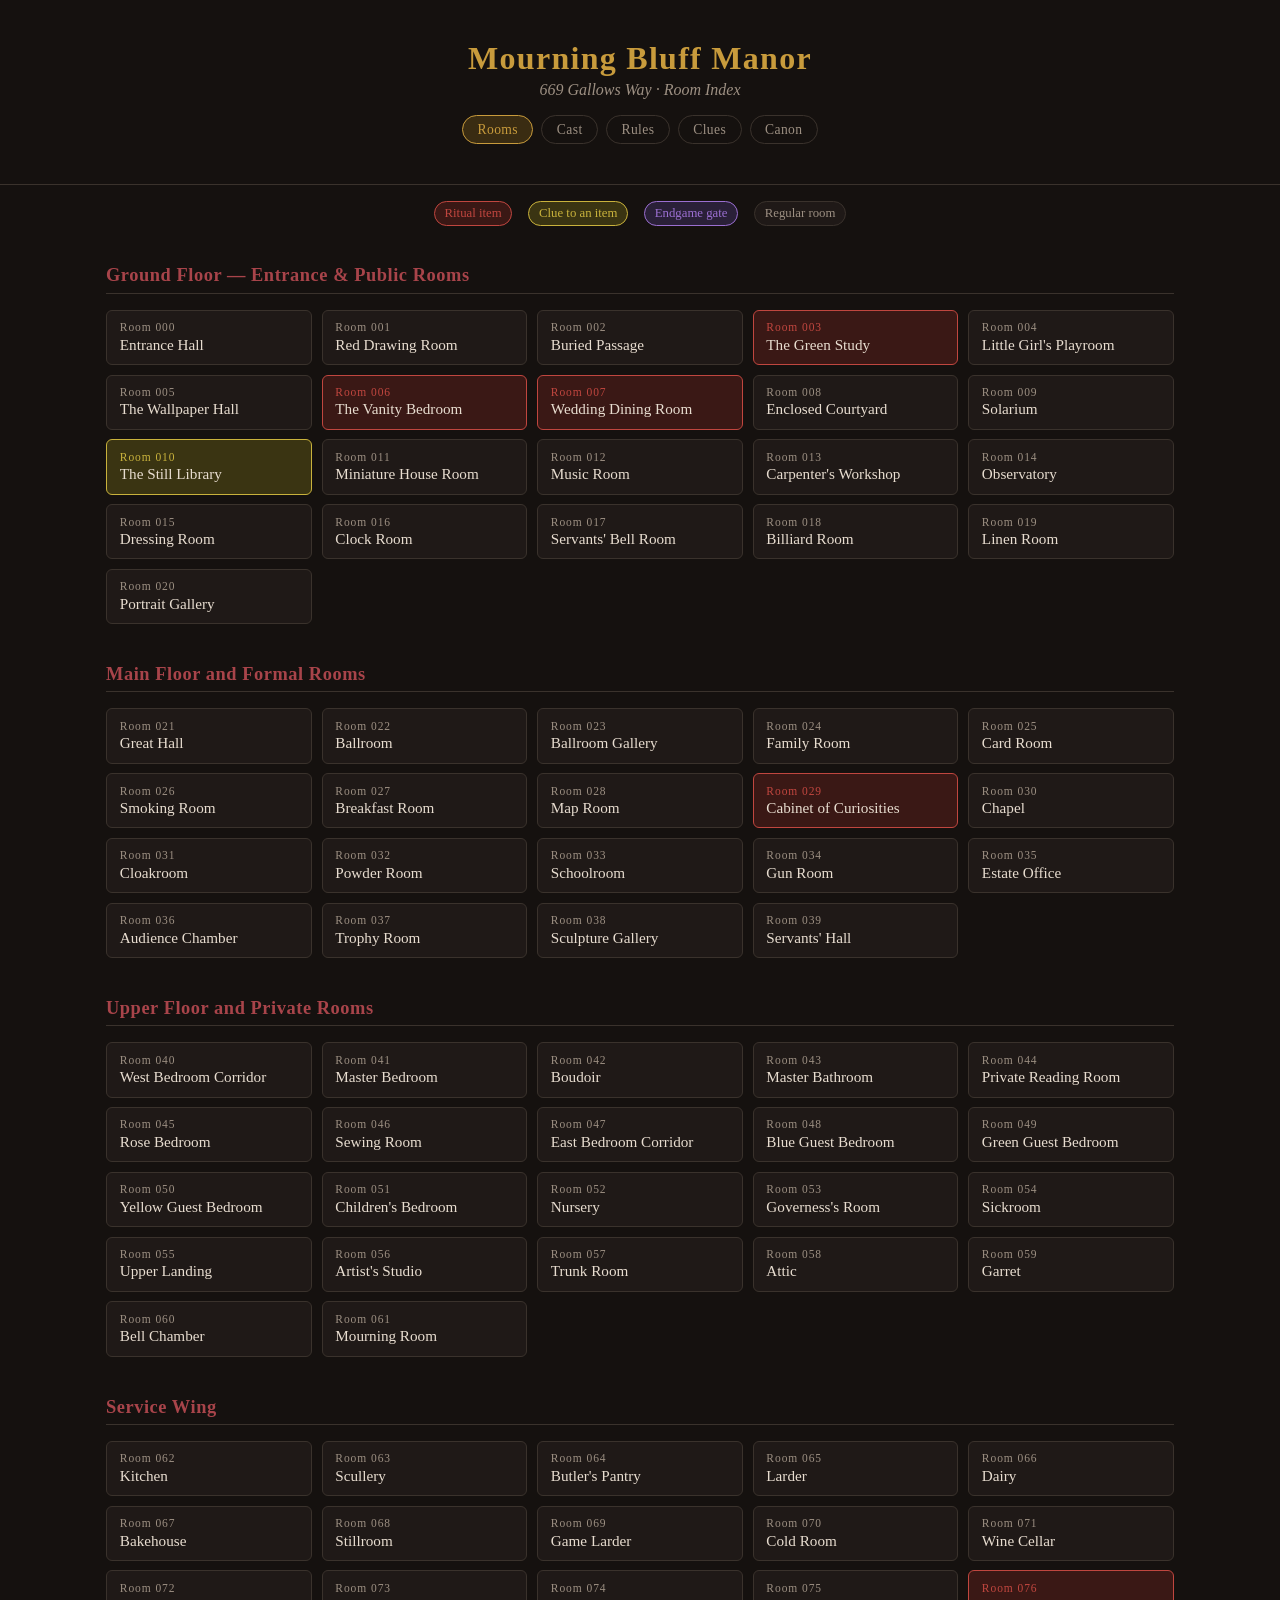
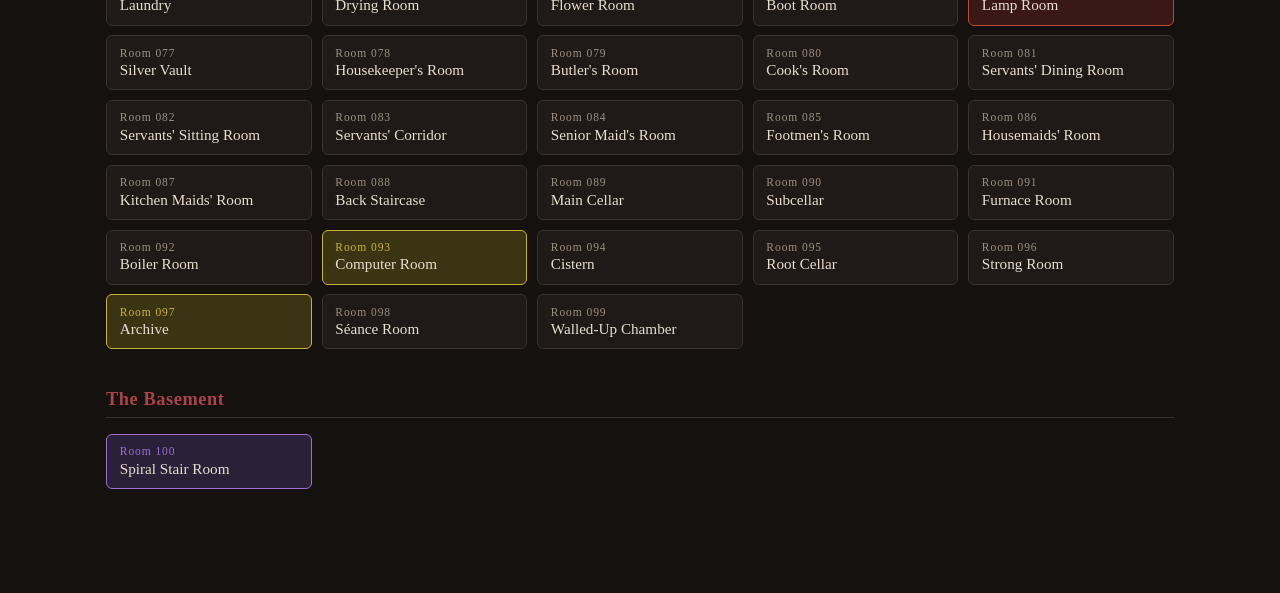
<file: docs/index.html>
<!doctype html>
<html lang="en">
<head>
<meta charset="utf-8">
<meta name="viewport" content="width=device-width, initial-scale=1">
<title>Mourning Bluff Manor — Room Index</title>
<link rel="stylesheet" href="styles.css">

</head>
<body>
<header class="site-header">
  <h1>Mourning Bluff Manor</h1>
  <p class="subtitle">669 Gallows Way &middot; Room Index</p>
  <nav class="site-nav"><a href="index.html" class="active">Rooms</a><a href="cast.html">Cast</a><a href="rules.html">Rules</a><a href="clues.html">Clues</a><a href="canon.html">Canon</a></nav>
  
</header>

  <div class="legend">
    <span class="legend-chip item-chip">Ritual item</span>
    <span class="legend-chip clue-chip">Clue to an item</span>
    <span class="legend-chip gate-chip">Endgame gate</span>
    <span class="legend-chip">Regular room</span>
  </div>

<main id="floors"></main>

<div id="modal-overlay" class="modal-overlay" hidden>
  <div class="modal" role="dialog" aria-modal="true" aria-labelledby="modal-title">
    <button class="modal-close" id="modal-close" aria-label="Close">&times;</button>
    <h2 id="modal-title"></h2>
    <p id="modal-plot-note" class="modal-plot-note" hidden></p>
    <div id="modal-body" class="modal-body"></div>
    <div id="modal-related" class="modal-related" hidden>
      <span class="related-label">Related:</span>
      <div id="modal-related-chips" class="related-chips"></div>
    </div>
  </div>
</div>

<script src="data.js"></script>
<script src="script.js"></script>
</body>
</html>
</file>
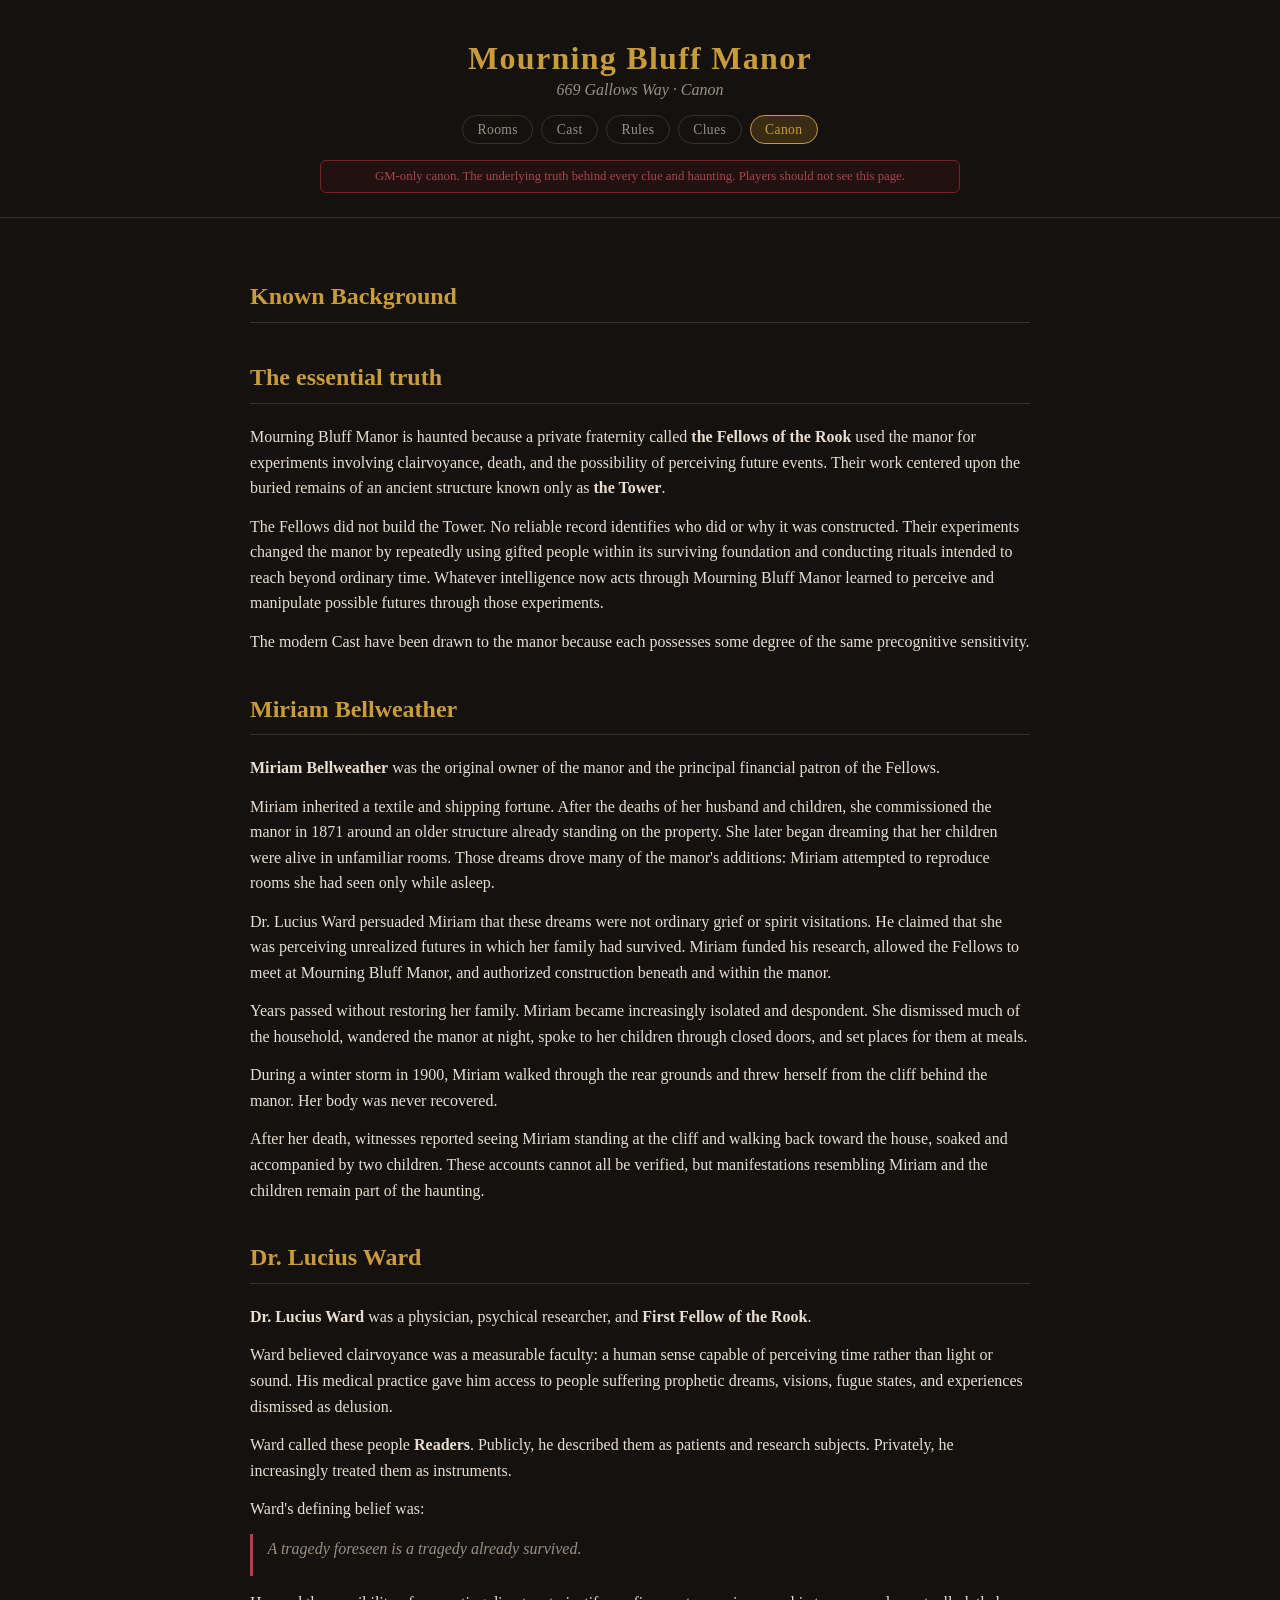
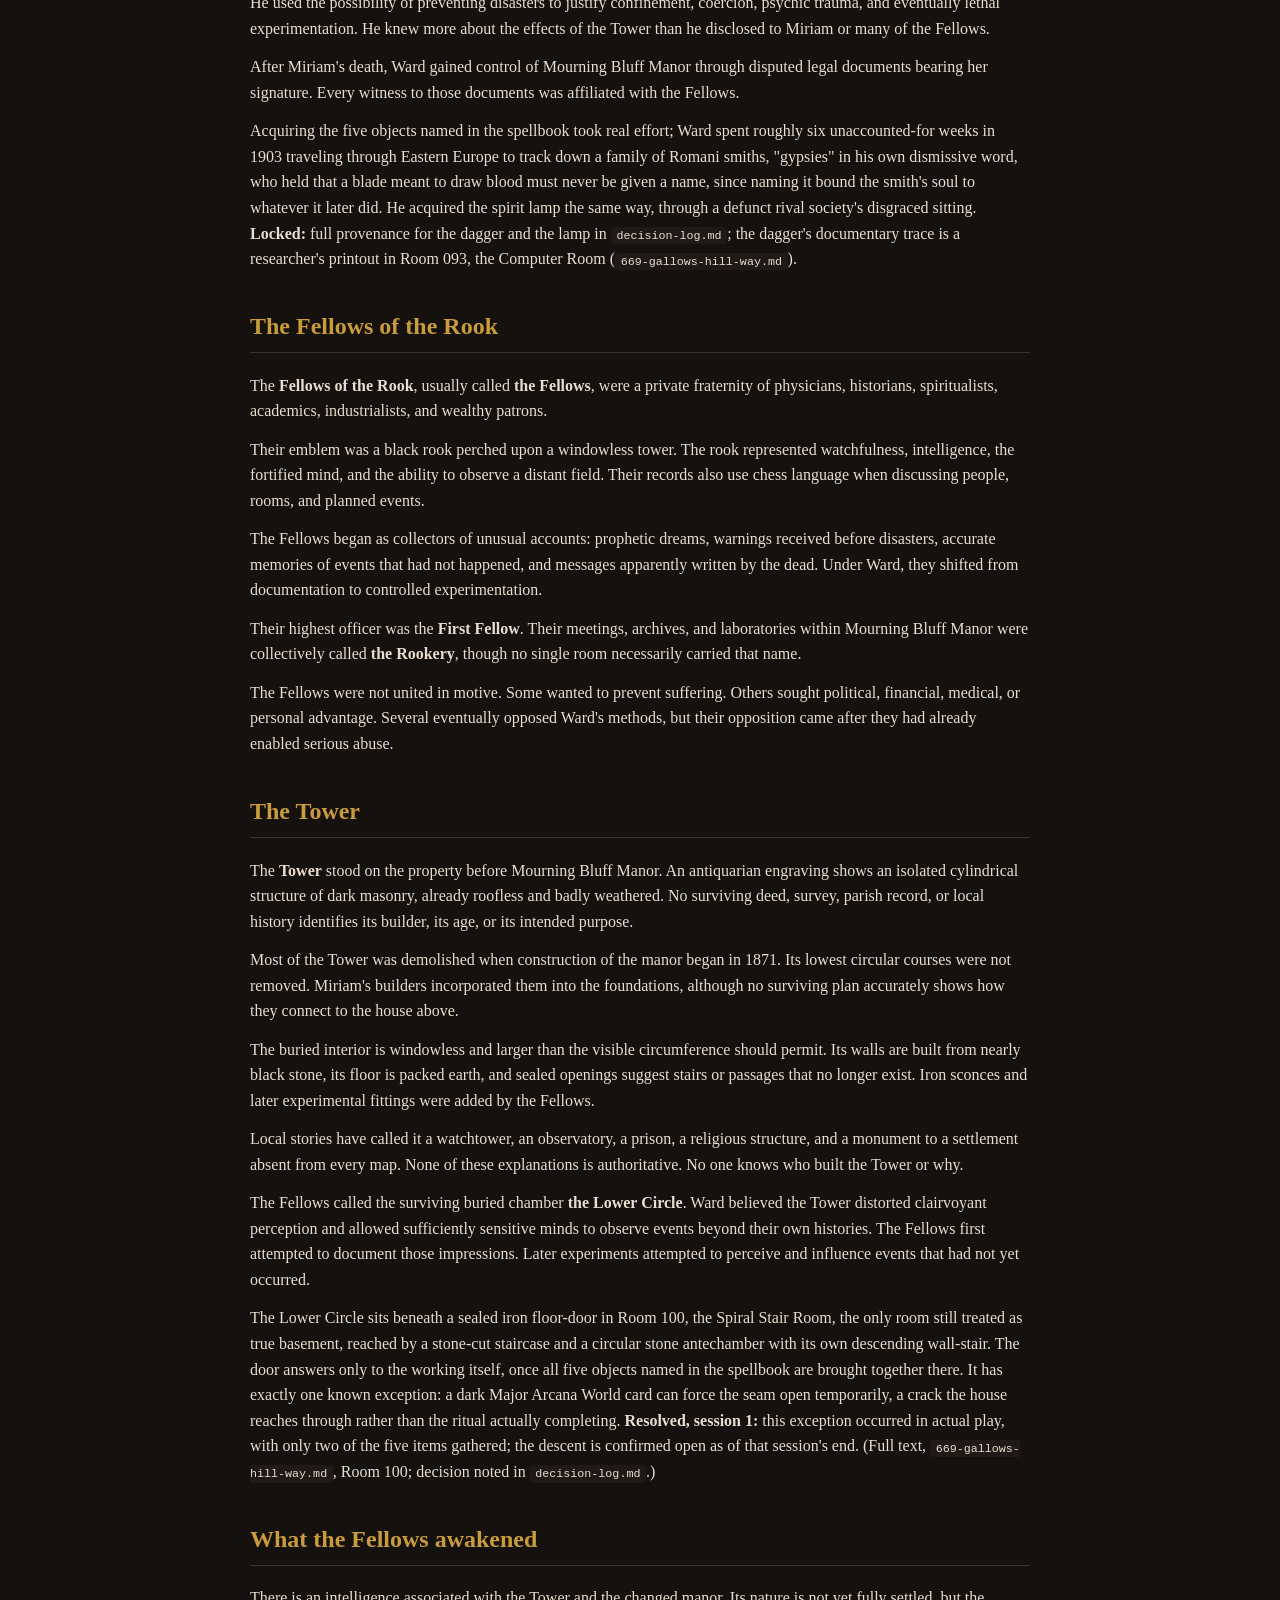
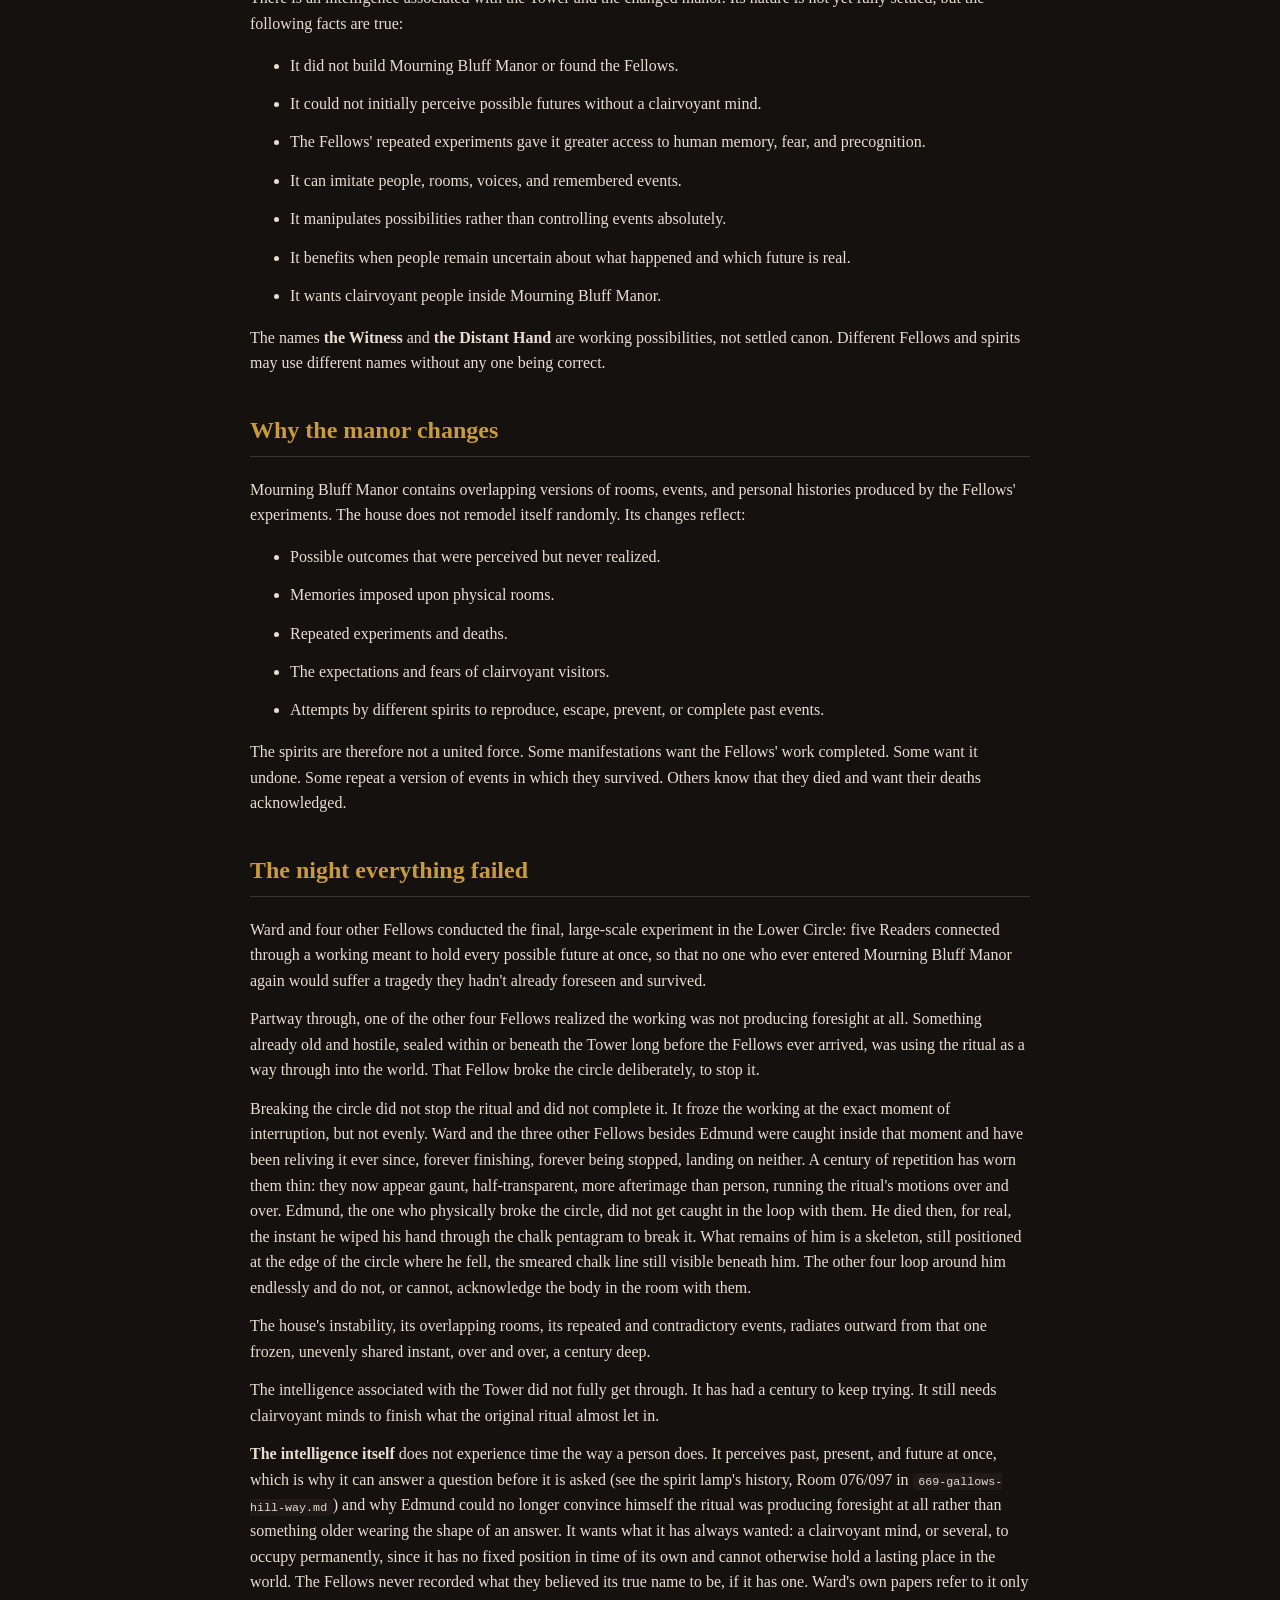
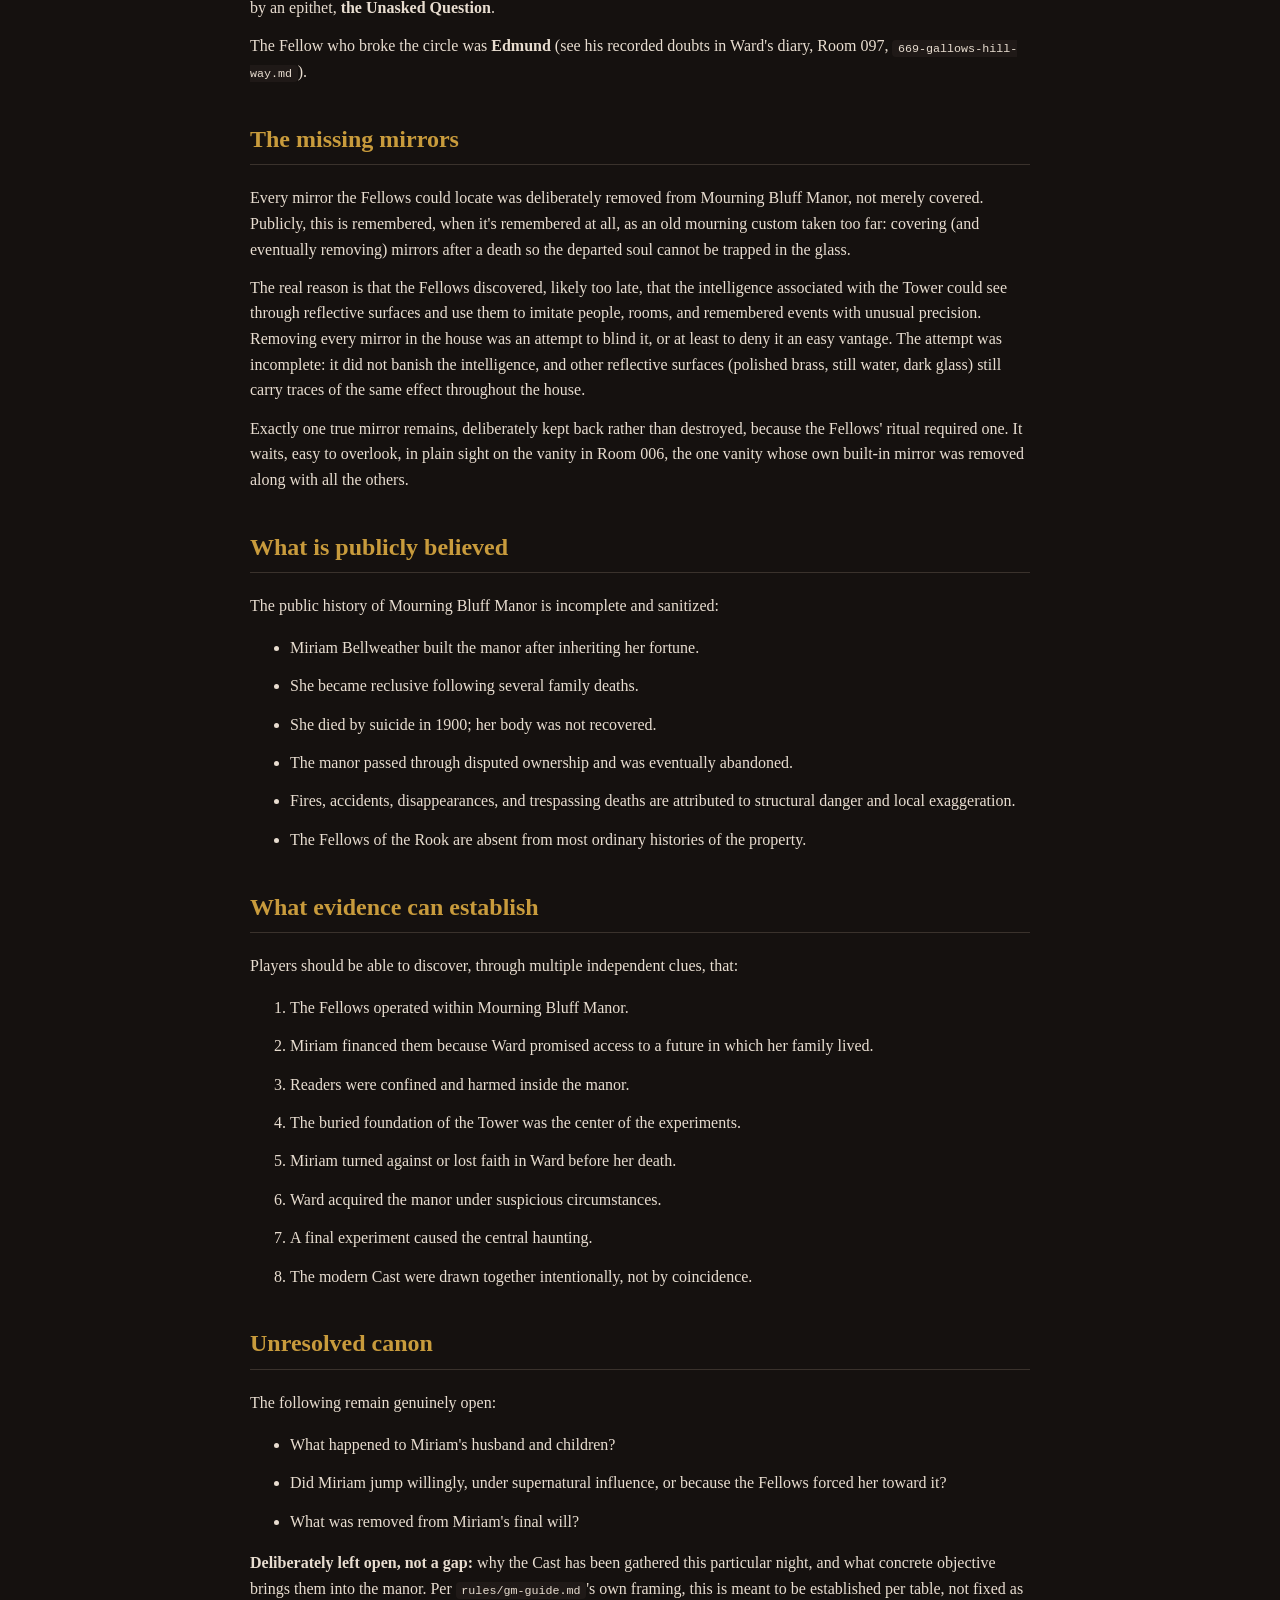
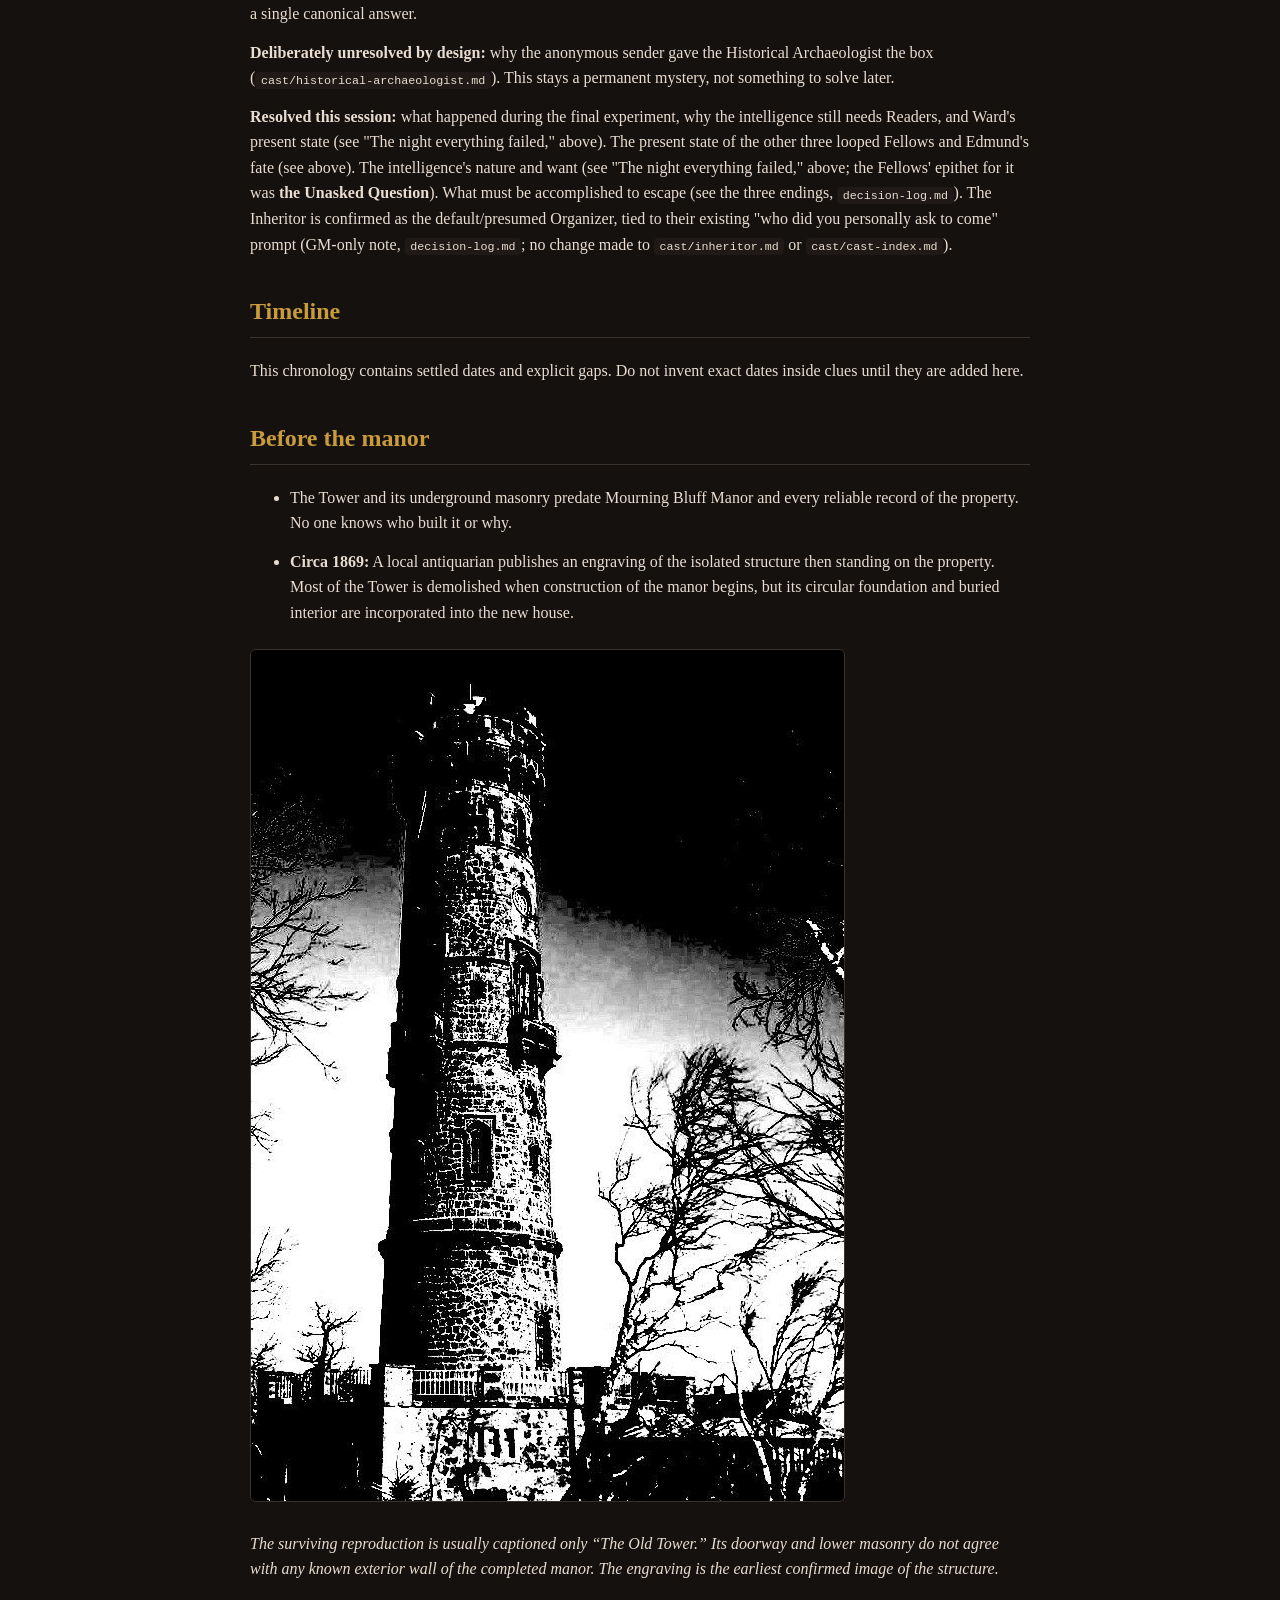
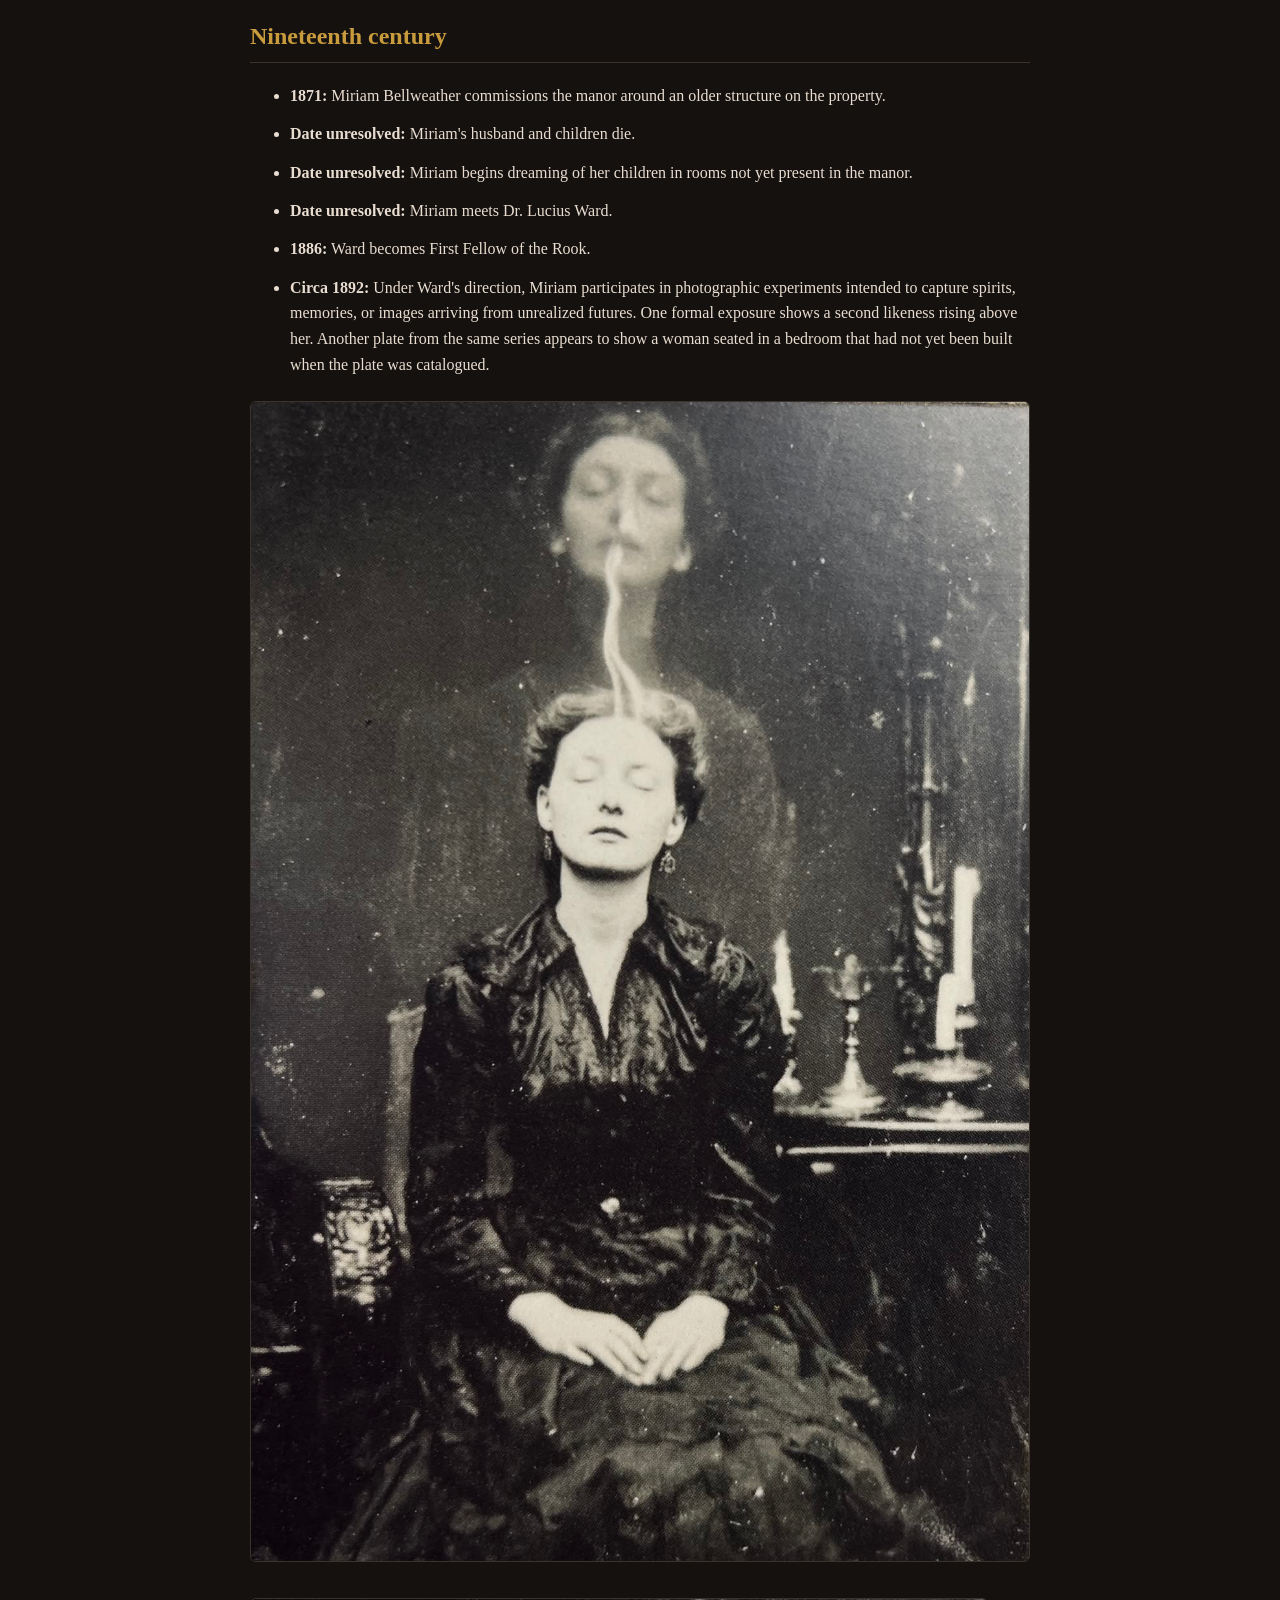
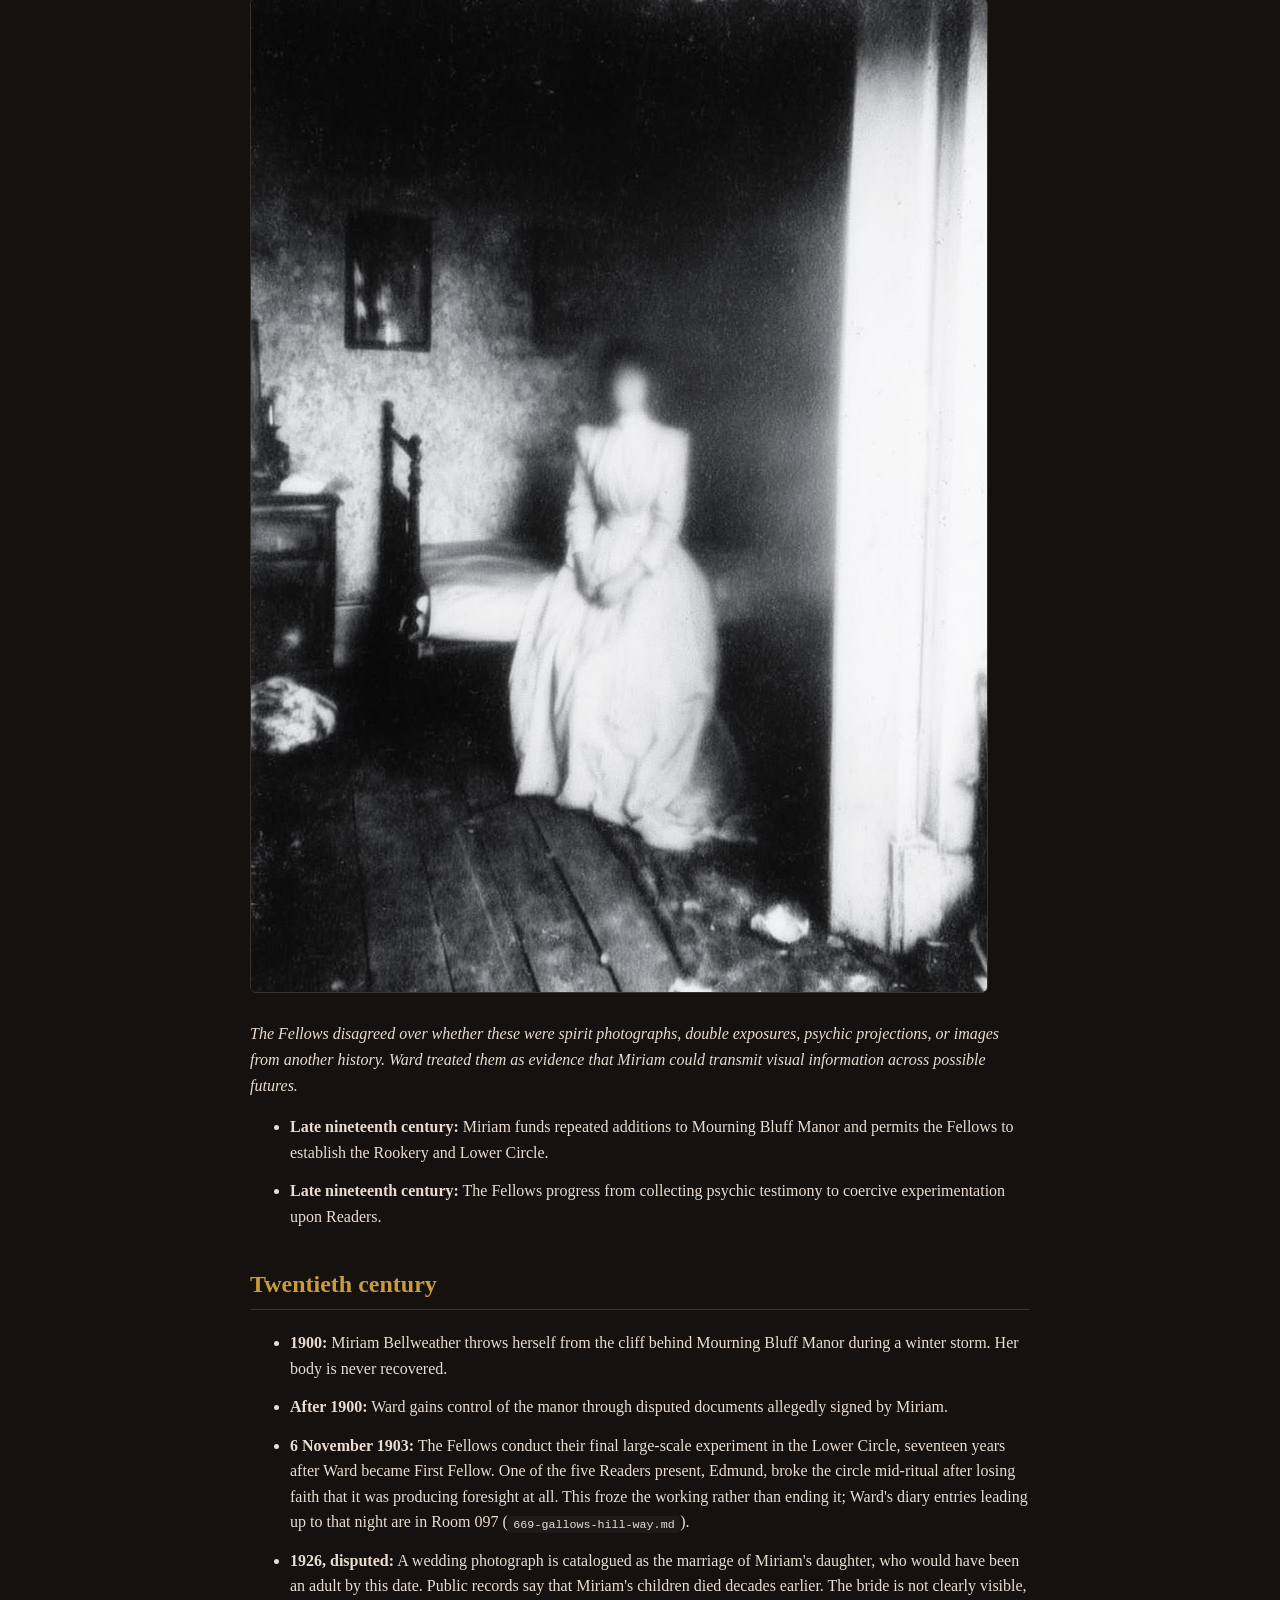
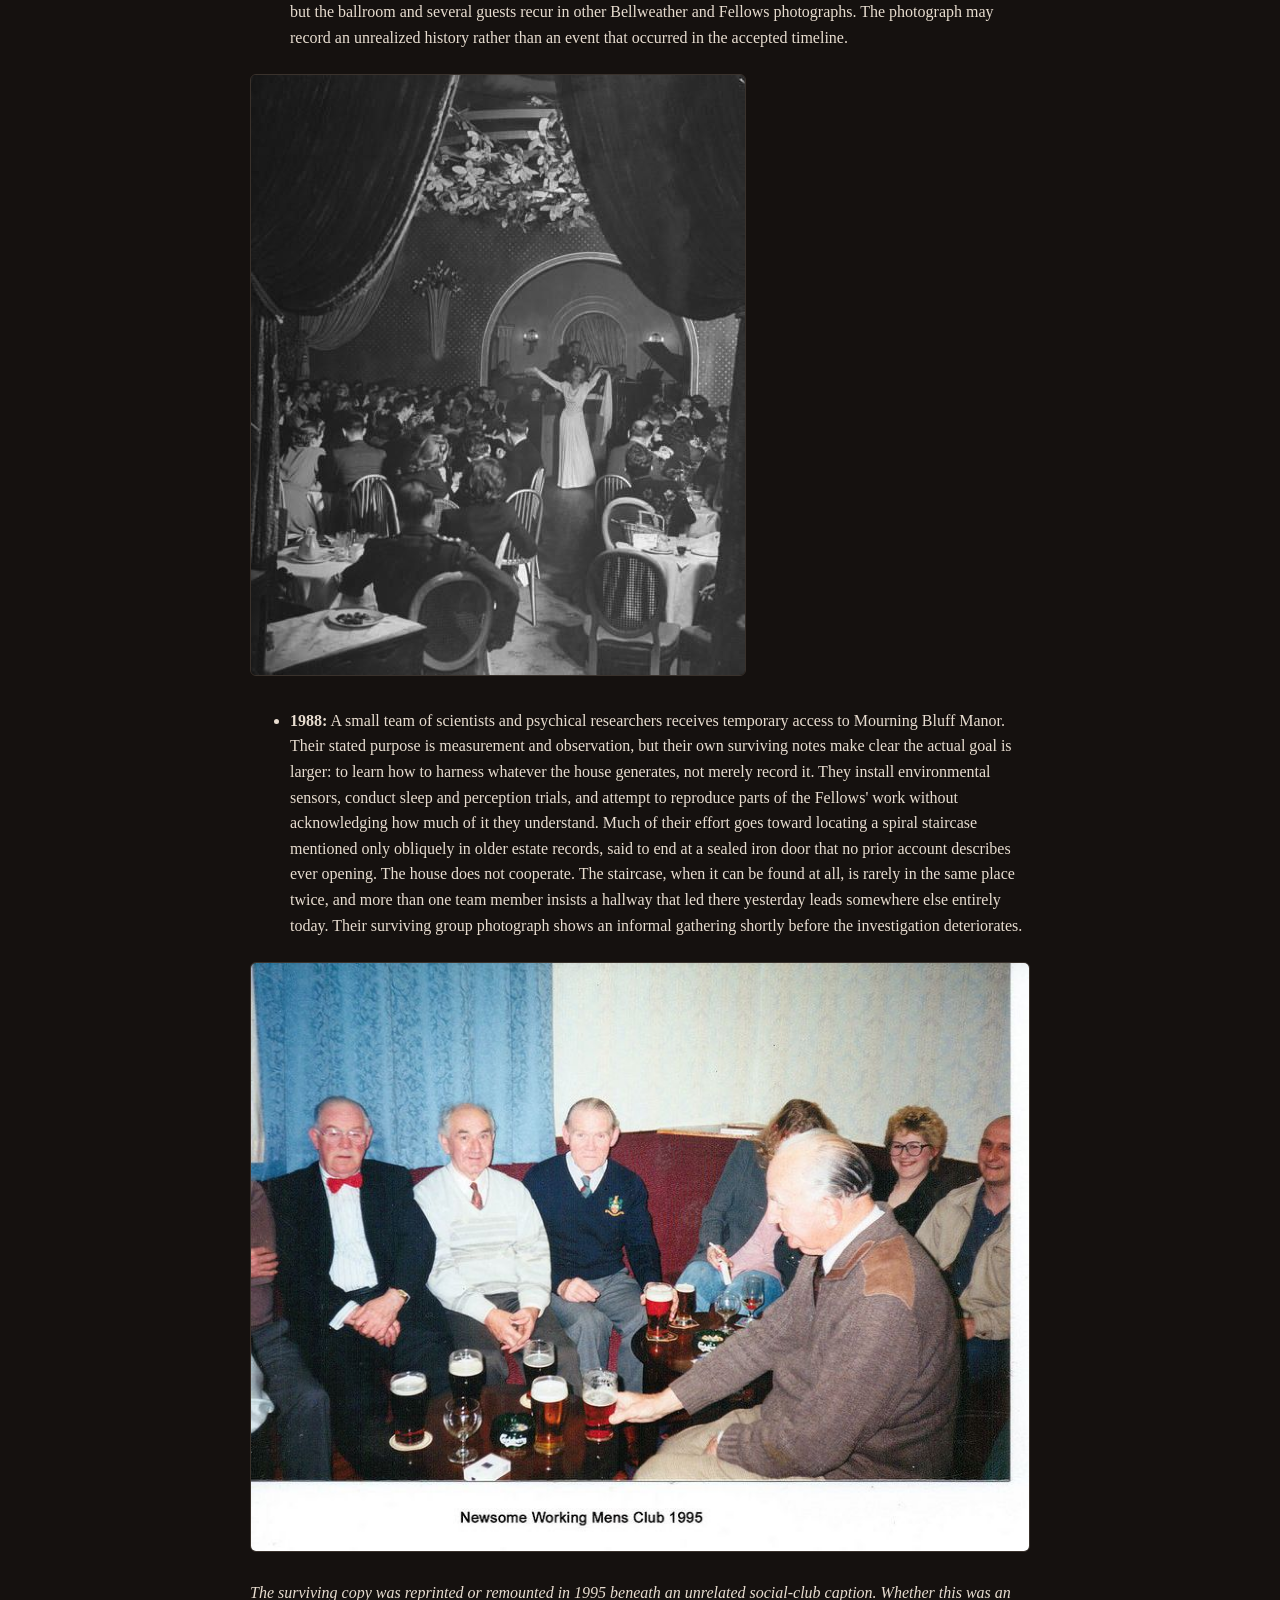
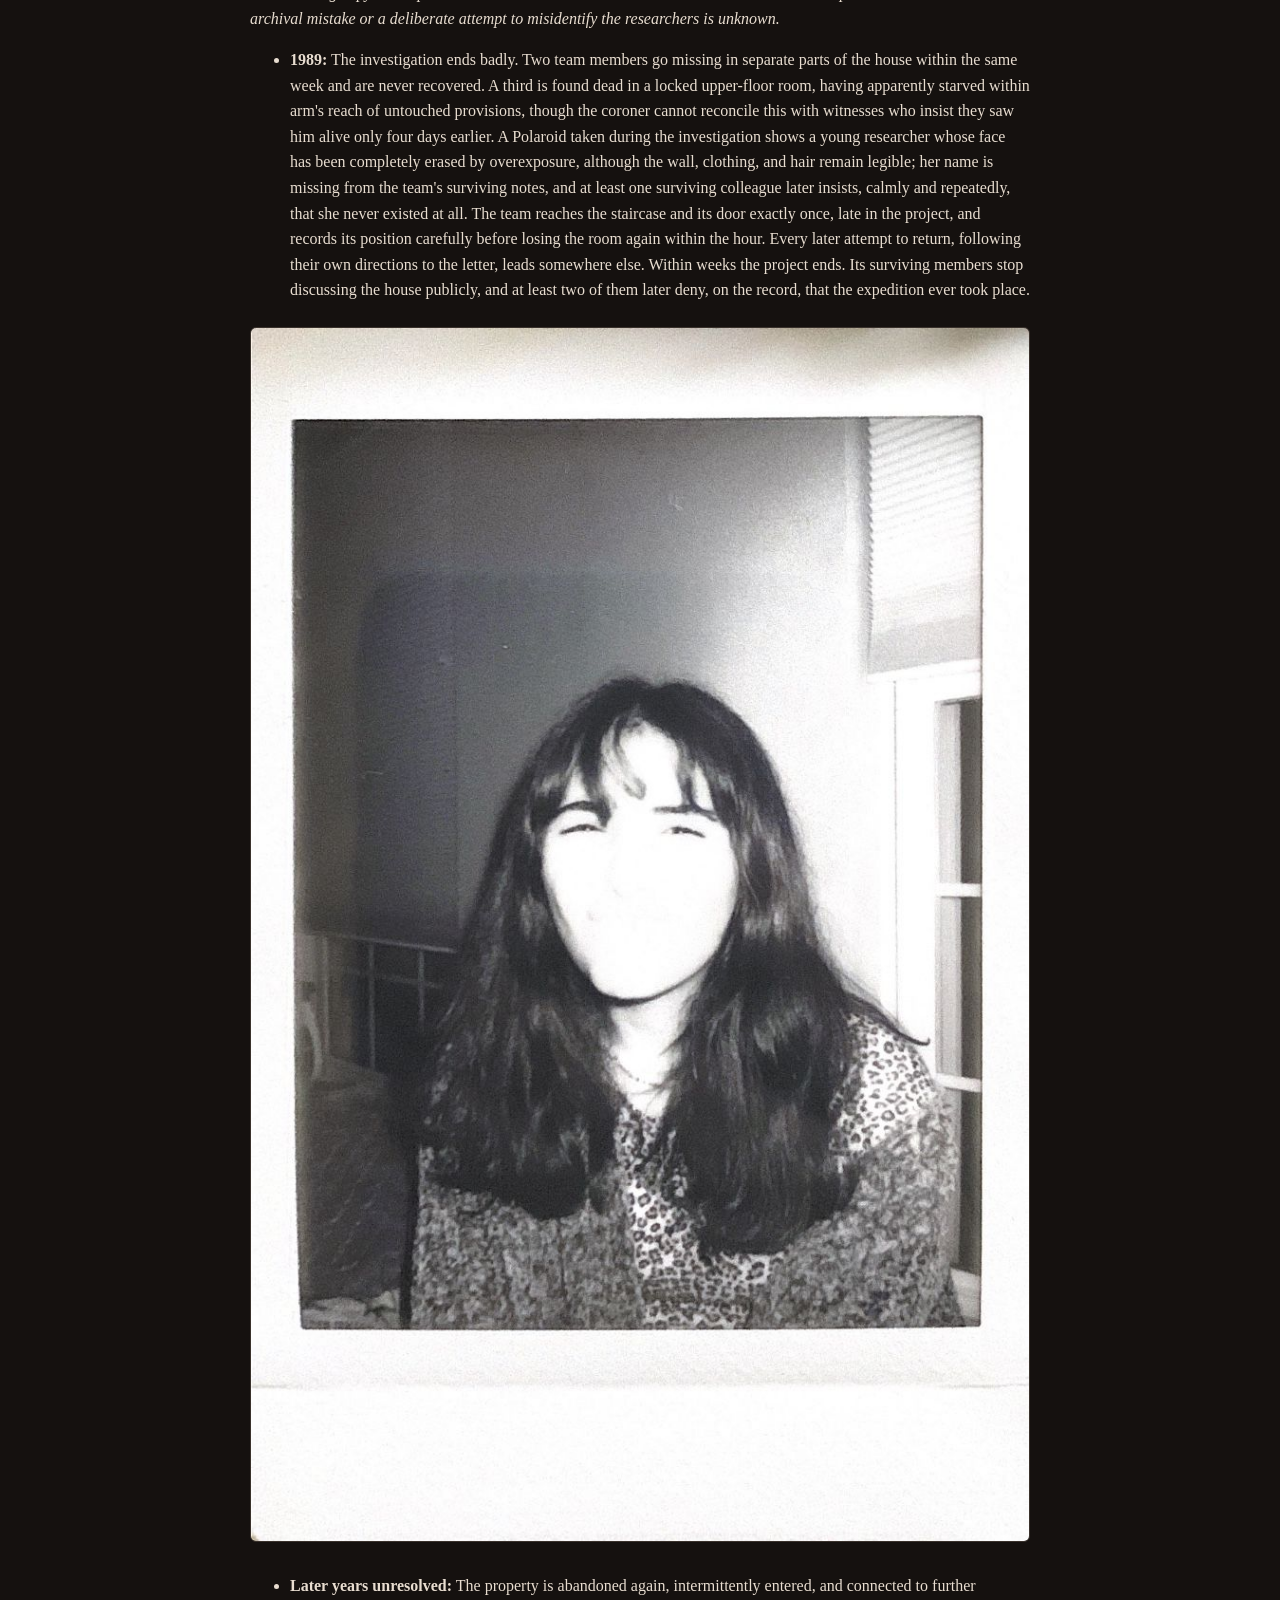
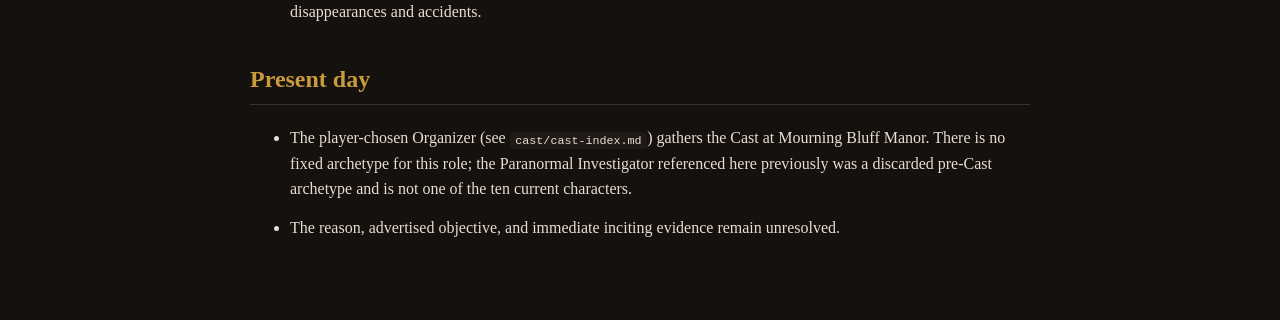
<file: docs/canon.html>
<!doctype html>
<html lang="en">
<head>
<meta charset="utf-8">
<meta name="viewport" content="width=device-width, initial-scale=1">
<title>Mourning Bluff Manor — Canon</title>
<link rel="stylesheet" href="styles.css">

</head>
<body>
<header class="site-header">
  <h1>Mourning Bluff Manor</h1>
  <p class="subtitle">669 Gallows Way &middot; Canon</p>
  <nav class="site-nav"><a href="index.html">Rooms</a><a href="cast.html">Cast</a><a href="rules.html">Rules</a><a href="clues.html">Clues</a><a href="canon.html" class="active">Canon</a></nav>
  <p class="spoiler-banner">GM-only canon. The underlying truth behind every clue and haunting. Players should not see this page.</p>
</header>

<main class="article">
  <h2>Known Background</h2>
  <h2>The essential truth</h2>
<p>Mourning Bluff Manor is haunted because a private fraternity called <strong>the Fellows of the Rook</strong> used the manor for experiments involving clairvoyance, death, and the possibility of perceiving future events. Their work centered upon the buried remains of an ancient structure known only as <strong>the Tower</strong>.</p>
<p>The Fellows did not build the Tower. No reliable record identifies who did or why it was constructed. Their experiments changed the manor by repeatedly using gifted people within its surviving foundation and conducting rituals intended to reach beyond ordinary time. Whatever intelligence now acts through Mourning Bluff Manor learned to perceive and manipulate possible futures through those experiments.</p>
<p>The modern Cast have been drawn to the manor because each possesses some degree of the same precognitive sensitivity.</p>
<h2>Miriam Bellweather</h2>
<p><strong>Miriam Bellweather</strong> was the original owner of the manor and the principal financial patron of the Fellows.</p>
<p>Miriam inherited a textile and shipping fortune. After the deaths of her husband and children, she commissioned the manor in 1871 around an older structure already standing on the property. She later began dreaming that her children were alive in unfamiliar rooms. Those dreams drove many of the manor's additions: Miriam attempted to reproduce rooms she had seen only while asleep.</p>
<p>Dr. Lucius Ward persuaded Miriam that these dreams were not ordinary grief or spirit visitations. He claimed that she was perceiving unrealized futures in which her family had survived. Miriam funded his research, allowed the Fellows to meet at Mourning Bluff Manor, and authorized construction beneath and within the manor.</p>
<p>Years passed without restoring her family. Miriam became increasingly isolated and despondent. She dismissed much of the household, wandered the manor at night, spoke to her children through closed doors, and set places for them at meals.</p>
<p>During a winter storm in 1900, Miriam walked through the rear grounds and threw herself from the cliff behind the manor. Her body was never recovered.</p>
<p>After her death, witnesses reported seeing Miriam standing at the cliff and walking back toward the house, soaked and accompanied by two children. These accounts cannot all be verified, but manifestations resembling Miriam and the children remain part of the haunting.</p>
<h2>Dr. Lucius Ward</h2>
<p><strong>Dr. Lucius Ward</strong> was a physician, psychical researcher, and <strong>First Fellow of the Rook</strong>.</p>
<p>Ward believed clairvoyance was a measurable faculty: a human sense capable of perceiving time rather than light or sound. His medical practice gave him access to people suffering prophetic dreams, visions, fugue states, and experiences dismissed as delusion.</p>
<p>Ward called these people <strong>Readers</strong>. Publicly, he described them as patients and research subjects. Privately, he increasingly treated them as instruments.</p>
<p>Ward's defining belief was:</p>
<blockquote>
<p>A tragedy foreseen is a tragedy already survived.</p>
</blockquote>
<p>He used the possibility of preventing disasters to justify confinement, coercion, psychic trauma, and eventually lethal experimentation. He knew more about the effects of the Tower than he disclosed to Miriam or many of the Fellows.</p>
<p>After Miriam's death, Ward gained control of Mourning Bluff Manor through disputed legal documents bearing her signature. Every witness to those documents was affiliated with the Fellows.</p>
<p>Acquiring the five objects named in the spellbook took real effort; Ward spent roughly six unaccounted-for weeks in 1903 traveling through Eastern Europe to track down a family of Romani smiths, "gypsies" in his own dismissive word, who held that a blade meant to draw blood must never be given a name, since naming it bound the smith's soul to whatever it later did. He acquired the spirit lamp the same way, through a defunct rival society's disgraced sitting. <strong>Locked:</strong> full provenance for the dagger and the lamp in <code>decision-log.md</code>; the dagger's documentary trace is a researcher's printout in Room 093, the Computer Room (<code>669-gallows-hill-way.md</code>).</p>
<h2>The Fellows of the Rook</h2>
<p>The <strong>Fellows of the Rook</strong>, usually called <strong>the Fellows</strong>, were a private fraternity of physicians, historians, spiritualists, academics, industrialists, and wealthy patrons.</p>
<p>Their emblem was a black rook perched upon a windowless tower. The rook represented watchfulness, intelligence, the fortified mind, and the ability to observe a distant field. Their records also use chess language when discussing people, rooms, and planned events.</p>
<p>The Fellows began as collectors of unusual accounts: prophetic dreams, warnings received before disasters, accurate memories of events that had not happened, and messages apparently written by the dead. Under Ward, they shifted from documentation to controlled experimentation.</p>
<p>Their highest officer was the <strong>First Fellow</strong>. Their meetings, archives, and laboratories within Mourning Bluff Manor were collectively called <strong>the Rookery</strong>, though no single room necessarily carried that name.</p>
<p>The Fellows were not united in motive. Some wanted to prevent suffering. Others sought political, financial, medical, or personal advantage. Several eventually opposed Ward's methods, but their opposition came after they had already enabled serious abuse.</p>
<h2>The Tower</h2>
<p>The <strong>Tower</strong> stood on the property before Mourning Bluff Manor. An antiquarian engraving shows an isolated cylindrical structure of dark masonry, already roofless and badly weathered. No surviving deed, survey, parish record, or local history identifies its builder, its age, or its intended purpose.</p>
<p>Most of the Tower was demolished when construction of the manor began in 1871. Its lowest circular courses were not removed. Miriam's builders incorporated them into the foundations, although no surviving plan accurately shows how they connect to the house above.</p>
<p>The buried interior is windowless and larger than the visible circumference should permit. Its walls are built from nearly black stone, its floor is packed earth, and sealed openings suggest stairs or passages that no longer exist. Iron sconces and later experimental fittings were added by the Fellows.</p>
<p>Local stories have called it a watchtower, an observatory, a prison, a religious structure, and a monument to a settlement absent from every map. None of these explanations is authoritative. No one knows who built the Tower or why.</p>
<p>The Fellows called the surviving buried chamber <strong>the Lower Circle</strong>. Ward believed the Tower distorted clairvoyant perception and allowed sufficiently sensitive minds to observe events beyond their own histories. The Fellows first attempted to document those impressions. Later experiments attempted to perceive and influence events that had not yet occurred.</p>
<p>The Lower Circle sits beneath a sealed iron floor-door in Room 100, the Spiral Stair Room, the only room still treated as true basement, reached by a stone-cut staircase and a circular stone antechamber with its own descending wall-stair. The door answers only to the working itself, once all five objects named in the spellbook are brought together there. It has exactly one known exception: a dark Major Arcana World card can force the seam open temporarily, a crack the house reaches through rather than the ritual actually completing. <strong>Resolved, session 1:</strong> this exception occurred in actual play, with only two of the five items gathered; the descent is confirmed open as of that session's end. (Full text, <code>669-gallows-hill-way.md</code>, Room 100; decision noted in <code>decision-log.md</code>.)</p>
<h2>What the Fellows awakened</h2>
<p>There is an intelligence associated with the Tower and the changed manor. Its nature is not yet fully settled, but the following facts are true:</p>
<ul>
<li>It did not build Mourning Bluff Manor or found the Fellows.</li>
<li>It could not initially perceive possible futures without a clairvoyant mind.</li>
<li>The Fellows' repeated experiments gave it greater access to human memory, fear, and precognition.</li>
<li>It can imitate people, rooms, voices, and remembered events.</li>
<li>It manipulates possibilities rather than controlling events absolutely.</li>
<li>It benefits when people remain uncertain about what happened and which future is real.</li>
<li>It wants clairvoyant people inside Mourning Bluff Manor.</li>
</ul>
<p>The names <strong>the Witness</strong> and <strong>the Distant Hand</strong> are working possibilities, not settled canon. Different Fellows and spirits may use different names without any one being correct.</p>
<h2>Why the manor changes</h2>
<p>Mourning Bluff Manor contains overlapping versions of rooms, events, and personal histories produced by the Fellows' experiments. The house does not remodel itself randomly. Its changes reflect:</p>
<ul>
<li>Possible outcomes that were perceived but never realized.</li>
<li>Memories imposed upon physical rooms.</li>
<li>Repeated experiments and deaths.</li>
<li>The expectations and fears of clairvoyant visitors.</li>
<li>Attempts by different spirits to reproduce, escape, prevent, or complete past events.</li>
</ul>
<p>The spirits are therefore not a united force. Some manifestations want the Fellows' work completed. Some want it undone. Some repeat a version of events in which they survived. Others know that they died and want their deaths acknowledged.</p>
<h2>The night everything failed</h2>
<p>Ward and four other Fellows conducted the final, large-scale experiment in the Lower Circle: five Readers connected through a working meant to hold every possible future at once, so that no one who ever entered Mourning Bluff Manor again would suffer a tragedy they hadn't already foreseen and survived.</p>
<p>Partway through, one of the other four Fellows realized the working was not producing foresight at all. Something already old and hostile, sealed within or beneath the Tower long before the Fellows ever arrived, was using the ritual as a way through into the world. That Fellow broke the circle deliberately, to stop it.</p>
<p>Breaking the circle did not stop the ritual and did not complete it. It froze the working at the exact moment of interruption, but not evenly. Ward and the three other Fellows besides Edmund were caught inside that moment and have been reliving it ever since, forever finishing, forever being stopped, landing on neither. A century of repetition has worn them thin: they now appear gaunt, half-transparent, more afterimage than person, running the ritual's motions over and over. Edmund, the one who physically broke the circle, did not get caught in the loop with them. He died then, for real, the instant he wiped his hand through the chalk pentagram to break it. What remains of him is a skeleton, still positioned at the edge of the circle where he fell, the smeared chalk line still visible beneath him. The other four loop around him endlessly and do not, or cannot, acknowledge the body in the room with them.</p>
<p>The house's instability, its overlapping rooms, its repeated and contradictory events, radiates outward from that one frozen, unevenly shared instant, over and over, a century deep.</p>
<p>The intelligence associated with the Tower did not fully get through. It has had a century to keep trying. It still needs clairvoyant minds to finish what the original ritual almost let in.</p>
<p><strong>The intelligence itself</strong> does not experience time the way a person does. It perceives past, present, and future at once, which is why it can answer a question before it is asked (see the spirit lamp's history, Room 076/097 in <code>669-gallows-hill-way.md</code>) and why Edmund could no longer convince himself the ritual was producing foresight at all rather than something older wearing the shape of an answer. It wants what it has always wanted: a clairvoyant mind, or several, to occupy permanently, since it has no fixed position in time of its own and cannot otherwise hold a lasting place in the world. The Fellows never recorded what they believed its true name to be, if it has one. Ward's own papers refer to it only by an epithet, <strong>the Unasked Question</strong>.</p>
<p>The Fellow who broke the circle was <strong>Edmund</strong> (see his recorded doubts in Ward's diary, Room 097, <code>669-gallows-hill-way.md</code>).</p>
<h2>The missing mirrors</h2>
<p>Every mirror the Fellows could locate was deliberately removed from Mourning Bluff Manor, not merely covered. Publicly, this is remembered, when it's remembered at all, as an old mourning custom taken too far: covering (and eventually removing) mirrors after a death so the departed soul cannot be trapped in the glass.</p>
<p>The real reason is that the Fellows discovered, likely too late, that the intelligence associated with the Tower could see through reflective surfaces and use them to imitate people, rooms, and remembered events with unusual precision. Removing every mirror in the house was an attempt to blind it, or at least to deny it an easy vantage. The attempt was incomplete: it did not banish the intelligence, and other reflective surfaces (polished brass, still water, dark glass) still carry traces of the same effect throughout the house.</p>
<p>Exactly one true mirror remains, deliberately kept back rather than destroyed, because the Fellows' ritual required one. It waits, easy to overlook, in plain sight on the vanity in Room 006, the one vanity whose own built-in mirror was removed along with all the others.</p>
<h2>What is publicly believed</h2>
<p>The public history of Mourning Bluff Manor is incomplete and sanitized:</p>
<ul>
<li>Miriam Bellweather built the manor after inheriting her fortune.</li>
<li>She became reclusive following several family deaths.</li>
<li>She died by suicide in 1900; her body was not recovered.</li>
<li>The manor passed through disputed ownership and was eventually abandoned.</li>
<li>Fires, accidents, disappearances, and trespassing deaths are attributed to structural danger and local exaggeration.</li>
<li>The Fellows of the Rook are absent from most ordinary histories of the property.</li>
</ul>
<h2>What evidence can establish</h2>
<p>Players should be able to discover, through multiple independent clues, that:</p>
<ol>
<li>The Fellows operated within Mourning Bluff Manor.</li>
<li>Miriam financed them because Ward promised access to a future in which her family lived.</li>
<li>Readers were confined and harmed inside the manor.</li>
<li>The buried foundation of the Tower was the center of the experiments.</li>
<li>Miriam turned against or lost faith in Ward before her death.</li>
<li>Ward acquired the manor under suspicious circumstances.</li>
<li>A final experiment caused the central haunting.</li>
<li>The modern Cast were drawn together intentionally, not by coincidence.</li>
</ol>
<h2>Unresolved canon</h2>
<p>The following remain genuinely open:</p>
<ul>
<li>What happened to Miriam's husband and children?</li>
<li>Did Miriam jump willingly, under supernatural influence, or because the Fellows forced her toward it?</li>
<li>What was removed from Miriam's final will?</li>
</ul>
<p><strong>Deliberately left open, not a gap:</strong> why the Cast has been gathered this particular night, and what concrete objective brings them into the manor. Per <code>rules/gm-guide.md</code>'s own framing, this is meant to be established per table, not fixed as a single canonical answer.</p>
<p><strong>Deliberately unresolved by design:</strong> why the anonymous sender gave the Historical Archaeologist the box (<code>cast/historical-archaeologist.md</code>). This stays a permanent mystery, not something to solve later.</p>
<p><strong>Resolved this session:</strong> what happened during the final experiment, why the intelligence still needs Readers, and Ward's present state (see "The night everything failed," above). The present state of the other three looped Fellows and Edmund's fate (see above). The intelligence's nature and want (see "The night everything failed," above; the Fellows' epithet for it was <strong>the Unasked Question</strong>). What must be accomplished to escape (see the three endings, <code>decision-log.md</code>). The Inheritor is confirmed as the default/presumed Organizer, tied to their existing "who did you personally ask to come" prompt (GM-only note, <code>decision-log.md</code>; no change made to <code>cast/inheritor.md</code> or <code>cast/cast-index.md</code>).</p>
  <h2>Timeline</h2>
  <p>This chronology contains settled dates and explicit gaps. Do not invent exact dates inside clues until they are added here.</p>
<h2>Before the manor</h2>
<ul>
<li>The Tower and its underground masonry predate Mourning Bluff Manor and every reliable record of the property. No one knows who built it or why.</li>
<li><strong>Circa 1869:</strong> A local antiquarian publishes an engraving of the isolated structure then standing on the property. Most of the Tower is demolished when construction of the manor begins, but its circular foundation and buried interior are incorporated into the new house.</li>
</ul>
<p><img alt="Engraving of the tower that stood on the property before Mourning Bluff Manor" src="assets/timeline/ca-1869-pre-manor-tower.jpg" /></p>
<p><em>The surviving reproduction is usually captioned only “The Old Tower.” Its doorway and lower masonry do not agree with any known exterior wall of the completed manor. The engraving is the earliest confirmed image of the structure.</em></p>
<h2>Nineteenth century</h2>
<ul>
<li><strong>1871:</strong> Miriam Bellweather commissions the manor around an older structure on the property.</li>
<li><strong>Date unresolved:</strong> Miriam's husband and children die.</li>
<li><strong>Date unresolved:</strong> Miriam begins dreaming of her children in rooms not yet present in the manor.</li>
<li><strong>Date unresolved:</strong> Miriam meets Dr. Lucius Ward.</li>
<li><strong>1886:</strong> Ward becomes First Fellow of the Rook.</li>
<li><strong>Circa 1892:</strong> Under Ward's direction, Miriam participates in photographic experiments intended to capture spirits, memories, or images arriving from unrealized futures. One formal exposure shows a second likeness rising above her. Another plate from the same series appears to show a woman seated in a bedroom that had not yet been built when the plate was catalogued.</li>
</ul>
<p><img alt="Miriam Bellweather participating in one of Ward's photographic experiments" src="assets/timeline/ca-1892-miriam-photography-experiment.jpg" /></p>
<p><img alt="A bedroom apparition recorded during the Bellweather photographic experiments" src="assets/timeline/ca-1892-bedroom-apparition.jpg" /></p>
<p><em>The Fellows disagreed over whether these were spirit photographs, double exposures, psychic projections, or images from another history. Ward treated them as evidence that Miriam could transmit visual information across possible futures.</em></p>
<ul>
<li><strong>Late nineteenth century:</strong> Miriam funds repeated additions to Mourning Bluff Manor and permits the Fellows to establish the Rookery and Lower Circle.</li>
<li><strong>Late nineteenth century:</strong> The Fellows progress from collecting psychic testimony to coercive experimentation upon Readers.</li>
</ul>
<h2>Twentieth century</h2>
<ul>
<li><strong>1900:</strong> Miriam Bellweather throws herself from the cliff behind Mourning Bluff Manor during a winter storm. Her body is never recovered.</li>
<li><strong>After 1900:</strong> Ward gains control of the manor through disputed documents allegedly signed by Miriam.</li>
<li><strong>6 November 1903:</strong> The Fellows conduct their final large-scale experiment in the Lower Circle, seventeen years after Ward became First Fellow. One of the five Readers present, Edmund, broke the circle mid-ritual after losing faith that it was producing foresight at all. This froze the working rather than ending it; Ward's diary entries leading up to that night are in Room 097 (<code>669-gallows-hill-way.md</code>).</li>
<li><strong>1926, disputed:</strong> A wedding photograph is catalogued as the marriage of Miriam's daughter, who would have been an adult by this date. Public records say that Miriam's children died decades earlier. The bride is not clearly visible, but the ballroom and several guests recur in other Bellweather and Fellows photographs. The photograph may record an unrealized history rather than an event that occurred in the accepted timeline.</li>
</ul>
<p><img alt="The disputed 1926 wedding reception" src="assets/timeline/1926-impossible-wedding.jpg" /></p>
<ul>
<li><strong>1988:</strong> A small team of scientists and psychical researchers receives temporary access to Mourning Bluff Manor. Their stated purpose is measurement and observation, but their own surviving notes make clear the actual goal is larger: to learn how to harness whatever the house generates, not merely record it. They install environmental sensors, conduct sleep and perception trials, and attempt to reproduce parts of the Fellows' work without acknowledging how much of it they understand. Much of their effort goes toward locating a spiral staircase mentioned only obliquely in older estate records, said to end at a sealed iron door that no prior account describes ever opening. The house does not cooperate. The staircase, when it can be found at all, is rarely in the same place twice, and more than one team member insists a hallway that led there yesterday leads somewhere else entirely today. Their surviving group photograph shows an informal gathering shortly before the investigation deteriorates.</li>
</ul>
<p><img alt="The 1988 Mourning Bluff research team" src="assets/timeline/1988-research-team.jpg" /></p>
<p><em>The surviving copy was reprinted or remounted in 1995 beneath an unrelated social-club caption. Whether this was an archival mistake or a deliberate attempt to misidentify the researchers is unknown.</em></p>
<ul>
<li><strong>1989:</strong> The investigation ends badly. Two team members go missing in separate parts of the house within the same week and are never recovered. A third is found dead in a locked upper-floor room, having apparently starved within arm's reach of untouched provisions, though the coroner cannot reconcile this with witnesses who insist they saw him alive only four days earlier. A Polaroid taken during the investigation shows a young researcher whose face has been completely erased by overexposure, although the wall, clothing, and hair remain legible; her name is missing from the team's surviving notes, and at least one surviving colleague later insists, calmly and repeatedly, that she never existed at all. The team reaches the staircase and its door exactly once, late in the project, and records its position carefully before losing the room again within the hour. Every later attempt to return, following their own directions to the letter, leads somewhere else. Within weeks the project ends. Its surviving members stop discussing the house publicly, and at least two of them later deny, on the record, that the expedition ever took place.</li>
</ul>
<p><img alt="The faceless Polaroid recovered from the 1988-89 investigation" src="assets/timeline/1989-faceless-polaroid.jpg" /></p>
<ul>
<li><strong>Later years unresolved:</strong> The property is abandoned again, intermittently entered, and connected to further disappearances and accidents.</li>
</ul>
<h2>Present day</h2>
<ul>
<li>The player-chosen Organizer (see <code>cast/cast-index.md</code>) gathers the Cast at Mourning Bluff Manor. There is no fixed archetype for this role; the Paranormal Investigator referenced here previously was a discarded pre-Cast archetype and is not one of the ten current characters.</li>
<li>The reason, advertised objective, and immediate inciting evidence remain unresolved.</li>
</ul>
</main>


</body>
</html>
</file>
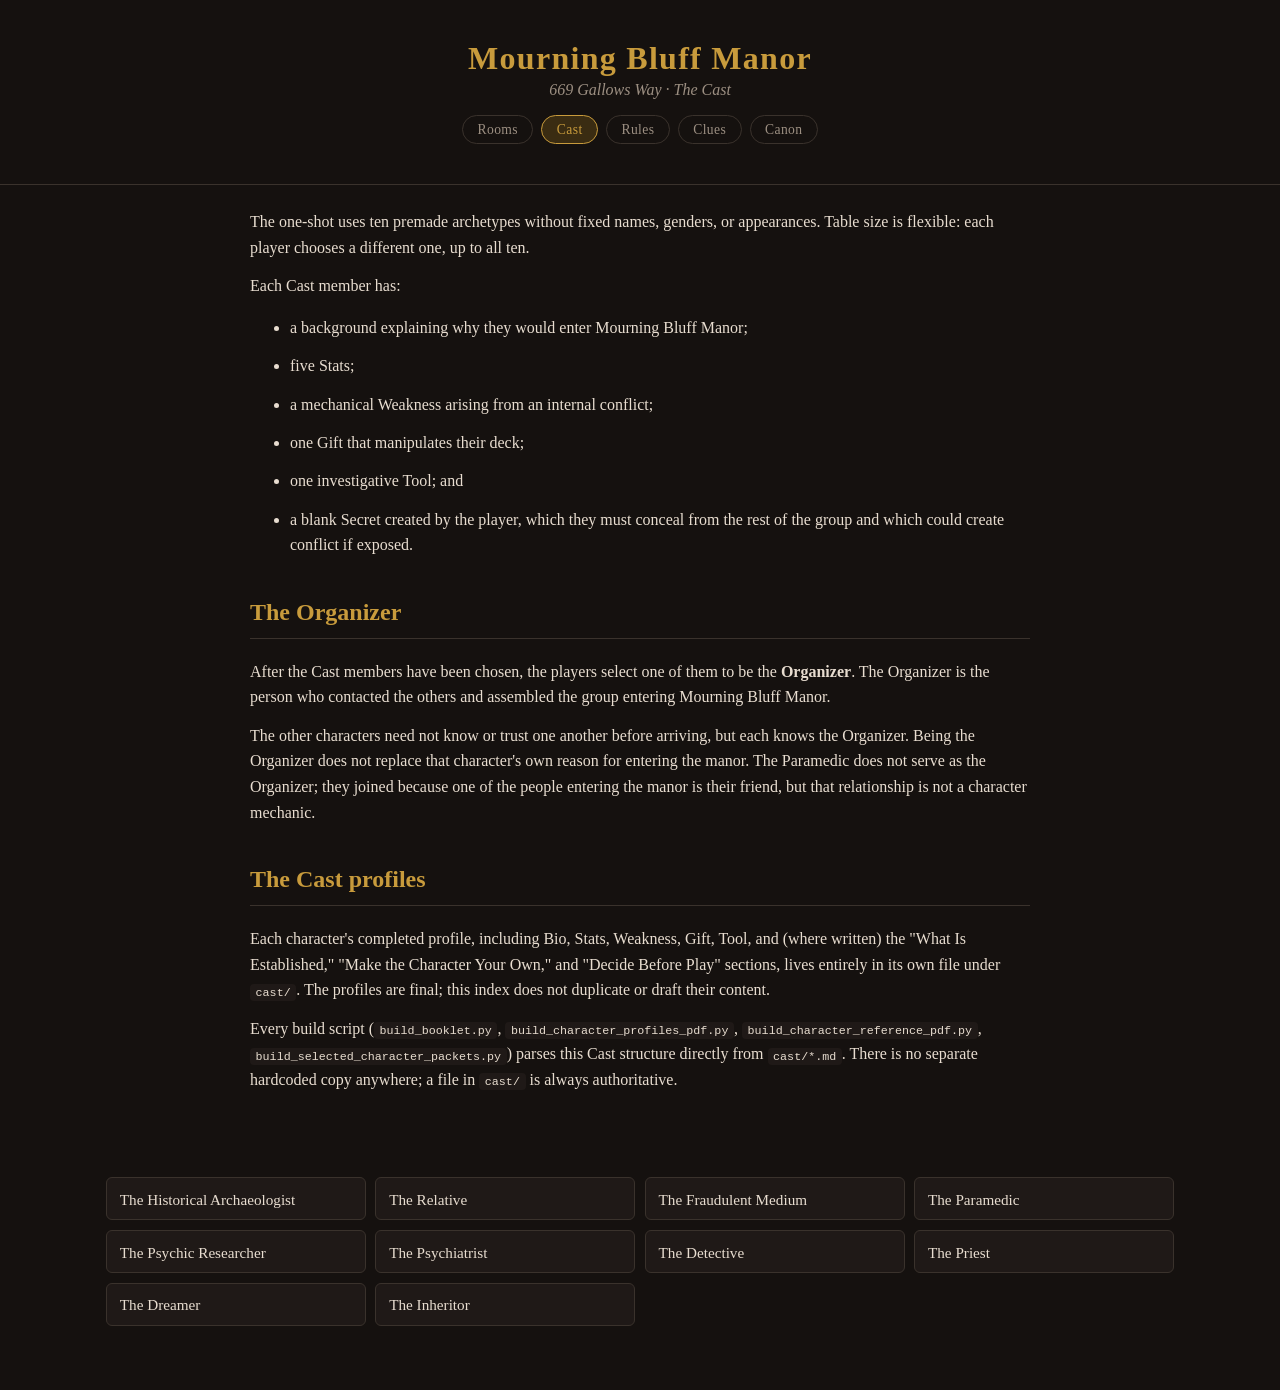
<file: docs/cast.html>
<!doctype html>
<html lang="en">
<head>
<meta charset="utf-8">
<meta name="viewport" content="width=device-width, initial-scale=1">
<title>Mourning Bluff Manor — Cast</title>
<link rel="stylesheet" href="styles.css">

</head>
<body>
<header class="site-header">
  <h1>Mourning Bluff Manor</h1>
  <p class="subtitle">669 Gallows Way &middot; The Cast</p>
  <nav class="site-nav"><a href="index.html">Rooms</a><a href="cast.html" class="active">Cast</a><a href="rules.html">Rules</a><a href="clues.html">Clues</a><a href="canon.html">Canon</a></nav>
  
</header>

<main class="article">
<p>The one-shot uses ten premade archetypes without fixed names, genders, or appearances. Table size is flexible: each player chooses a different one, up to all ten.</p>
<p>Each Cast member has:</p>
<ul>
<li>a background explaining why they would enter Mourning Bluff Manor;</li>
<li>five Stats;</li>
<li>a mechanical Weakness arising from an internal conflict;</li>
<li>one Gift that manipulates their deck;</li>
<li>one investigative Tool; and</li>
<li>a blank Secret created by the player, which they must conceal from the rest of the group and which could create conflict if exposed.</li>
</ul>
<h2>The Organizer</h2>
<p>After the Cast members have been chosen, the players select one of them to be the <strong>Organizer</strong>. The Organizer is the person who contacted the others and assembled the group entering Mourning Bluff Manor.</p>
<p>The other characters need not know or trust one another before arriving, but each knows the Organizer. Being the Organizer does not replace that character's own reason for entering the manor. The Paramedic does not serve as the Organizer; they joined because one of the people entering the manor is their friend, but that relationship is not a character mechanic.</p>
<h2>The Cast profiles</h2>
<p>Each character's completed profile, including Bio, Stats, Weakness, Gift, Tool, and (where written) the "What Is Established," "Make the Character Your Own," and "Decide Before Play" sections, lives entirely in its own file under <code>cast/</code>. The profiles are final; this index does not duplicate or draft their content.</p>
<p>Every build script (<code>build_booklet.py</code>, <code>build_character_profiles_pdf.py</code>, <code>build_character_reference_pdf.py</code>, <code>build_selected_character_packets.py</code>) parses this Cast structure directly from <code>cast/*.md</code>. There is no separate hardcoded copy anywhere; a file in <code>cast/</code> is always authoritative.</p>
</main>

<main id="cast-grid-wrap">
  <div id="cast-grid" class="room-grid cast-grid"></div>
</main>

<div id="modal-overlay" class="modal-overlay" hidden>
  <div class="modal" role="dialog" aria-modal="true" aria-labelledby="modal-title">
    <button class="modal-close" id="modal-close" aria-label="Close">&times;</button>
    <h2 id="modal-title"></h2>
    <div id="modal-body" class="modal-body"></div>
  </div>
</div>

<script src="cast-data.js"></script>
<script src="cast-script.js"></script>
</body>
</html>
</file>
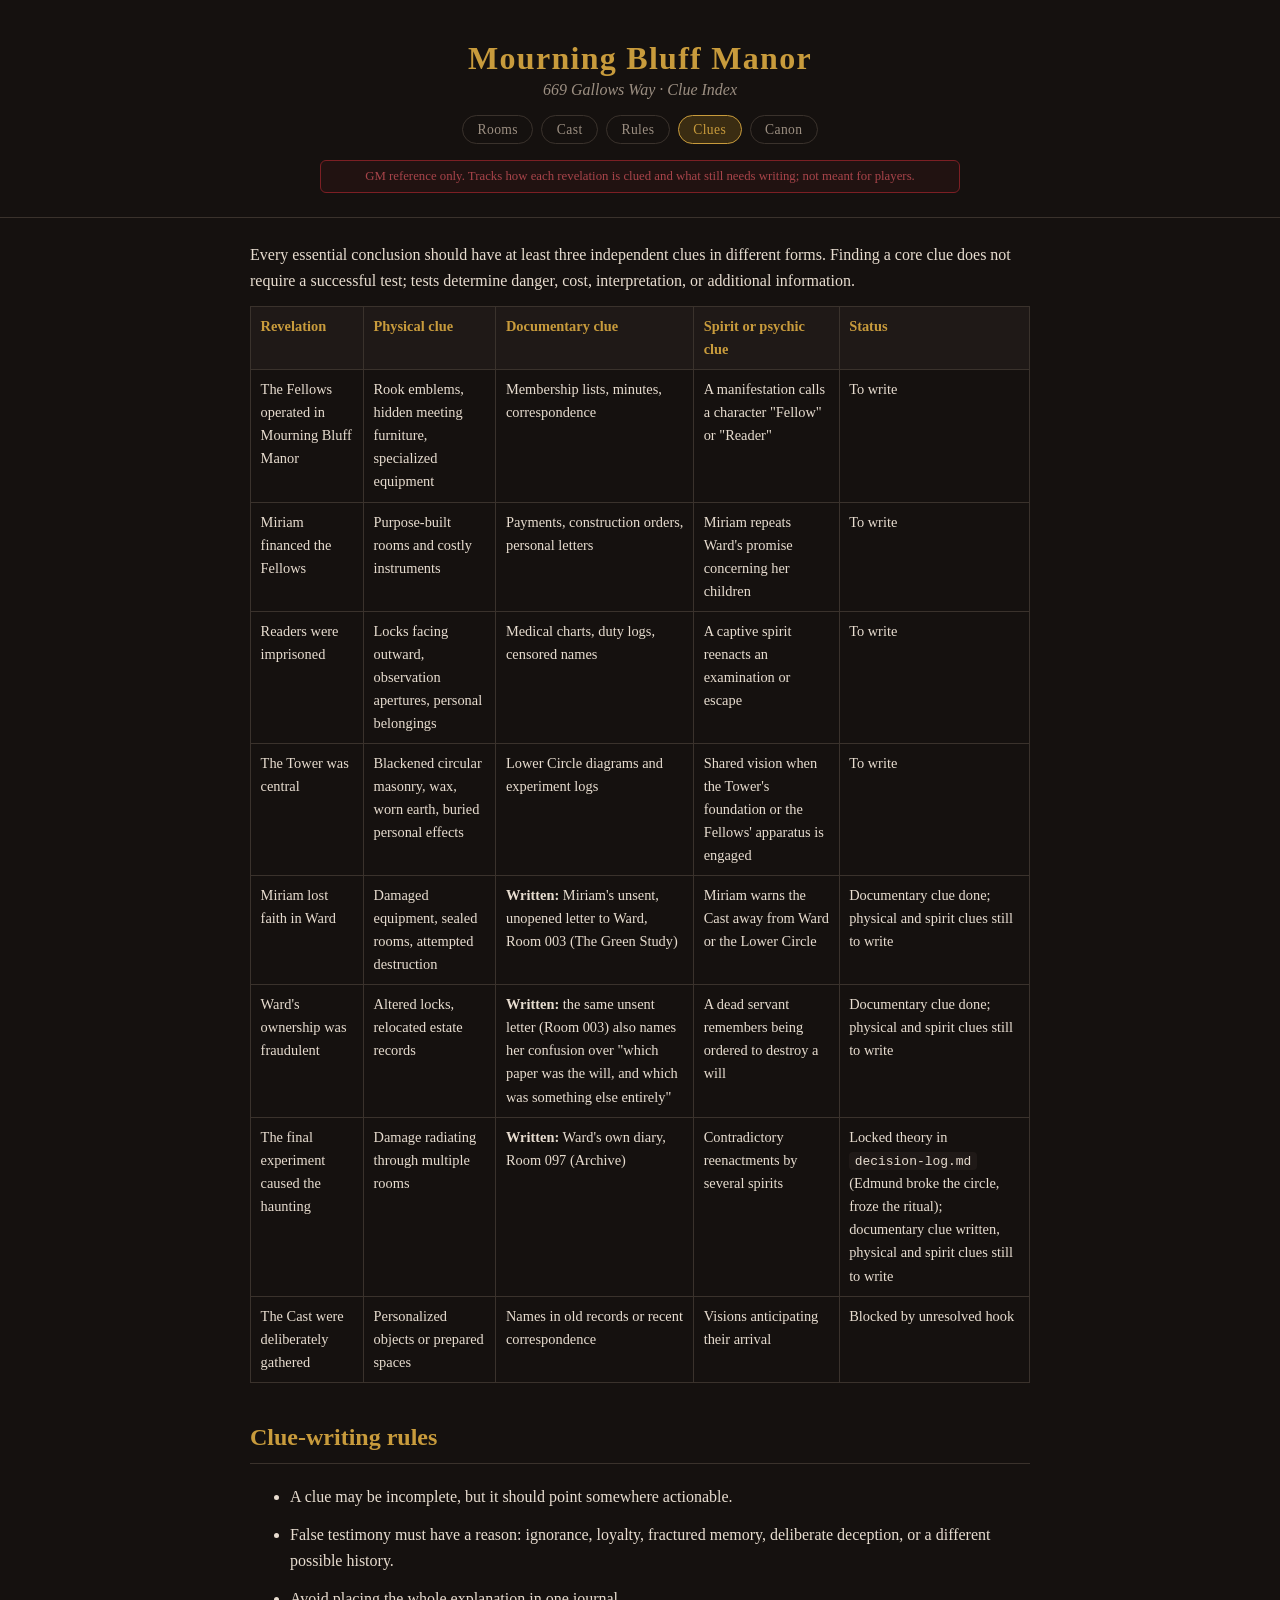
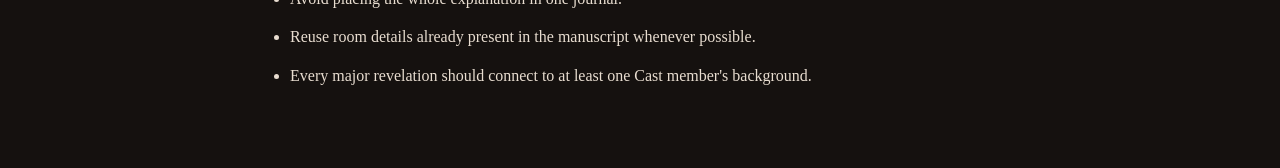
<file: docs/clues.html>
<!doctype html>
<html lang="en">
<head>
<meta charset="utf-8">
<meta name="viewport" content="width=device-width, initial-scale=1">
<title>Mourning Bluff Manor — Clue Index</title>
<link rel="stylesheet" href="styles.css">

</head>
<body>
<header class="site-header">
  <h1>Mourning Bluff Manor</h1>
  <p class="subtitle">669 Gallows Way &middot; Clue Index</p>
  <nav class="site-nav"><a href="index.html">Rooms</a><a href="cast.html">Cast</a><a href="rules.html">Rules</a><a href="clues.html" class="active">Clues</a><a href="canon.html">Canon</a></nav>
  <p class="spoiler-banner">GM reference only. Tracks how each revelation is clued and what still needs writing; not meant for players.</p>
</header>

<main class="article">
<p>Every essential conclusion should have at least three independent clues in different forms. Finding a core clue does not require a successful test; tests determine danger, cost, interpretation, or additional information.</p>
<table>
<thead>
<tr>
<th>Revelation</th>
<th>Physical clue</th>
<th>Documentary clue</th>
<th>Spirit or psychic clue</th>
<th>Status</th>
</tr>
</thead>
<tbody>
<tr>
<td>The Fellows operated in Mourning Bluff Manor</td>
<td>Rook emblems, hidden meeting furniture, specialized equipment</td>
<td>Membership lists, minutes, correspondence</td>
<td>A manifestation calls a character "Fellow" or "Reader"</td>
<td>To write</td>
</tr>
<tr>
<td>Miriam financed the Fellows</td>
<td>Purpose-built rooms and costly instruments</td>
<td>Payments, construction orders, personal letters</td>
<td>Miriam repeats Ward's promise concerning her children</td>
<td>To write</td>
</tr>
<tr>
<td>Readers were imprisoned</td>
<td>Locks facing outward, observation apertures, personal belongings</td>
<td>Medical charts, duty logs, censored names</td>
<td>A captive spirit reenacts an examination or escape</td>
<td>To write</td>
</tr>
<tr>
<td>The Tower was central</td>
<td>Blackened circular masonry, wax, worn earth, buried personal effects</td>
<td>Lower Circle diagrams and experiment logs</td>
<td>Shared vision when the Tower's foundation or the Fellows' apparatus is engaged</td>
<td>To write</td>
</tr>
<tr>
<td>Miriam lost faith in Ward</td>
<td>Damaged equipment, sealed rooms, attempted destruction</td>
<td><strong>Written:</strong> Miriam's unsent, unopened letter to Ward, Room 003 (The Green Study)</td>
<td>Miriam warns the Cast away from Ward or the Lower Circle</td>
<td>Documentary clue done; physical and spirit clues still to write</td>
</tr>
<tr>
<td>Ward's ownership was fraudulent</td>
<td>Altered locks, relocated estate records</td>
<td><strong>Written:</strong> the same unsent letter (Room 003) also names her confusion over "which paper was the will, and which was something else entirely"</td>
<td>A dead servant remembers being ordered to destroy a will</td>
<td>Documentary clue done; physical and spirit clues still to write</td>
</tr>
<tr>
<td>The final experiment caused the haunting</td>
<td>Damage radiating through multiple rooms</td>
<td><strong>Written:</strong> Ward's own diary, Room 097 (Archive)</td>
<td>Contradictory reenactments by several spirits</td>
<td>Locked theory in <code>decision-log.md</code> (Edmund broke the circle, froze the ritual); documentary clue written, physical and spirit clues still to write</td>
</tr>
<tr>
<td>The Cast were deliberately gathered</td>
<td>Personalized objects or prepared spaces</td>
<td>Names in old records or recent correspondence</td>
<td>Visions anticipating their arrival</td>
<td>Blocked by unresolved hook</td>
</tr>
</tbody>
</table>
<h2>Clue-writing rules</h2>
<ul>
<li>A clue may be incomplete, but it should point somewhere actionable.</li>
<li>False testimony must have a reason: ignorance, loyalty, fractured memory, deliberate deception, or a different possible history.</li>
<li>Avoid placing the whole explanation in one journal.</li>
<li>Reuse room details already present in the manuscript whenever possible.</li>
<li>Every major revelation should connect to at least one Cast member's background.</li>
</ul>
</main>


</body>
</html>
</file>
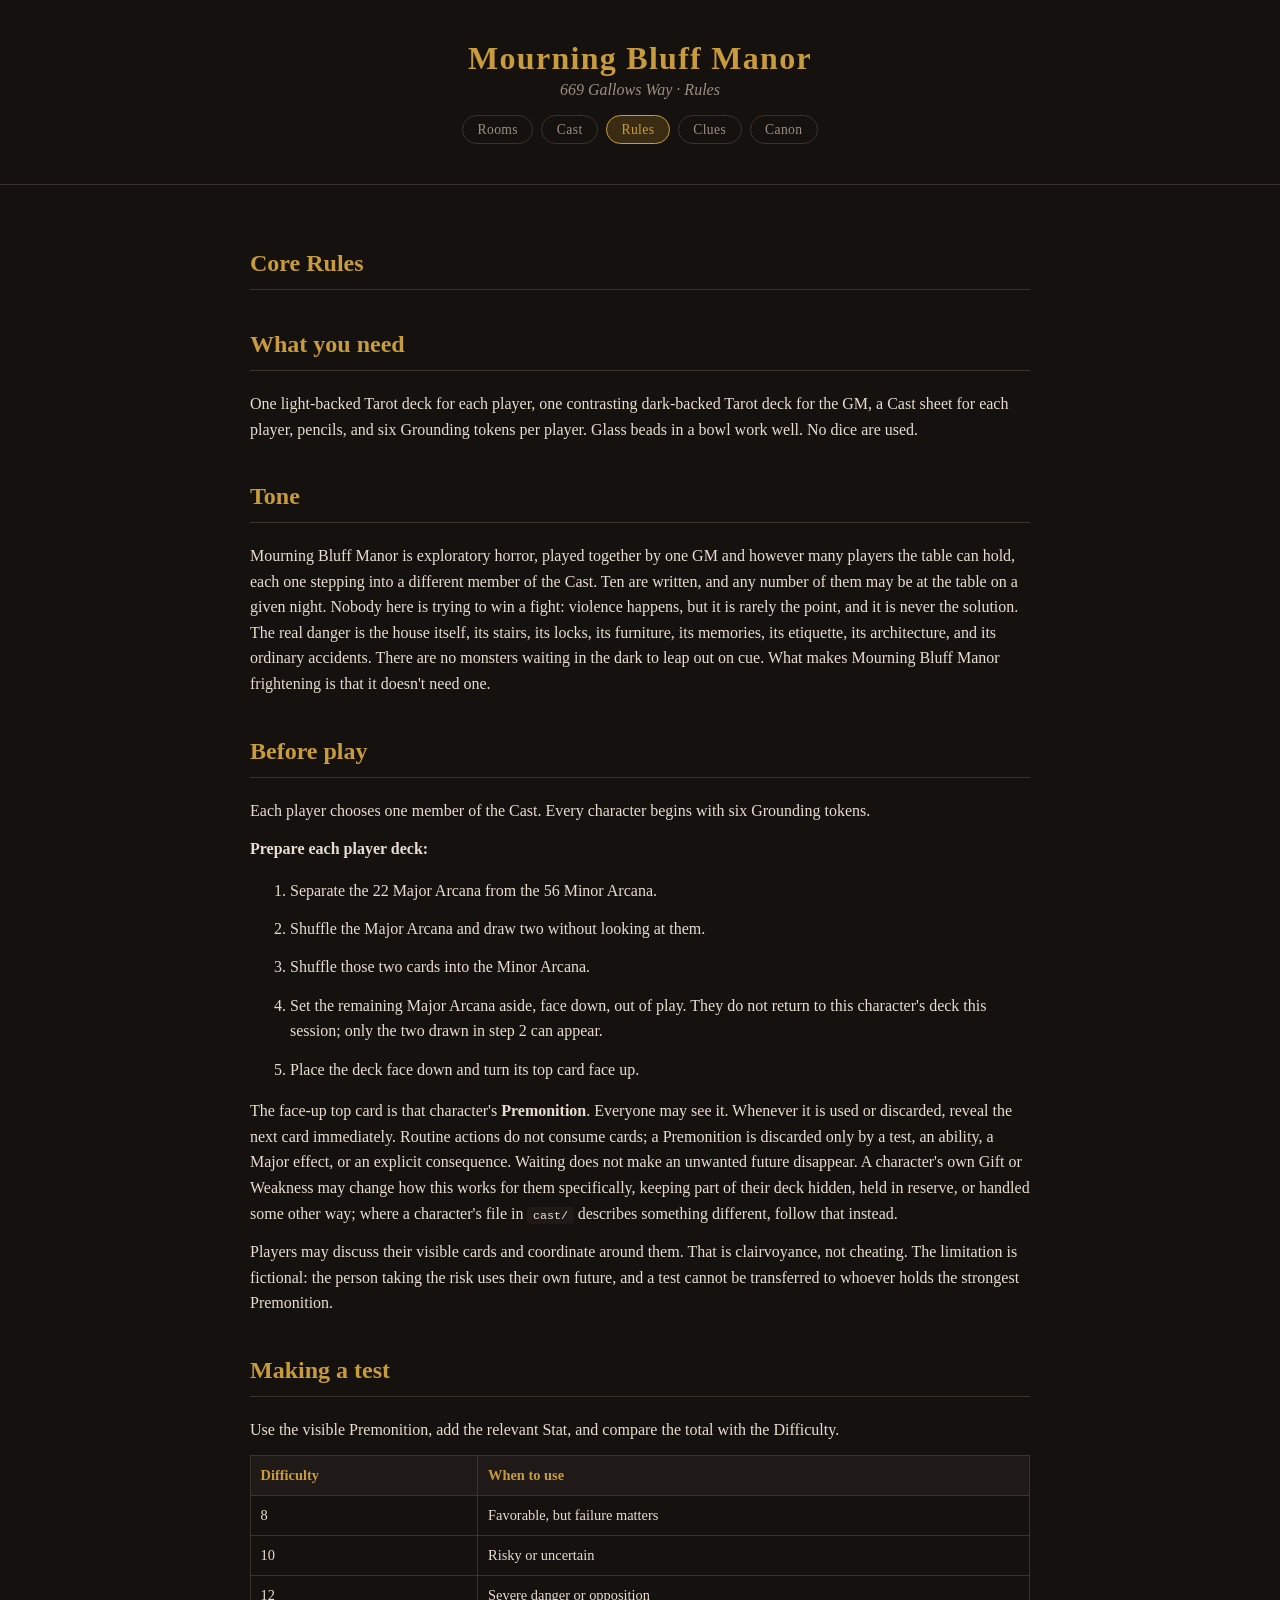
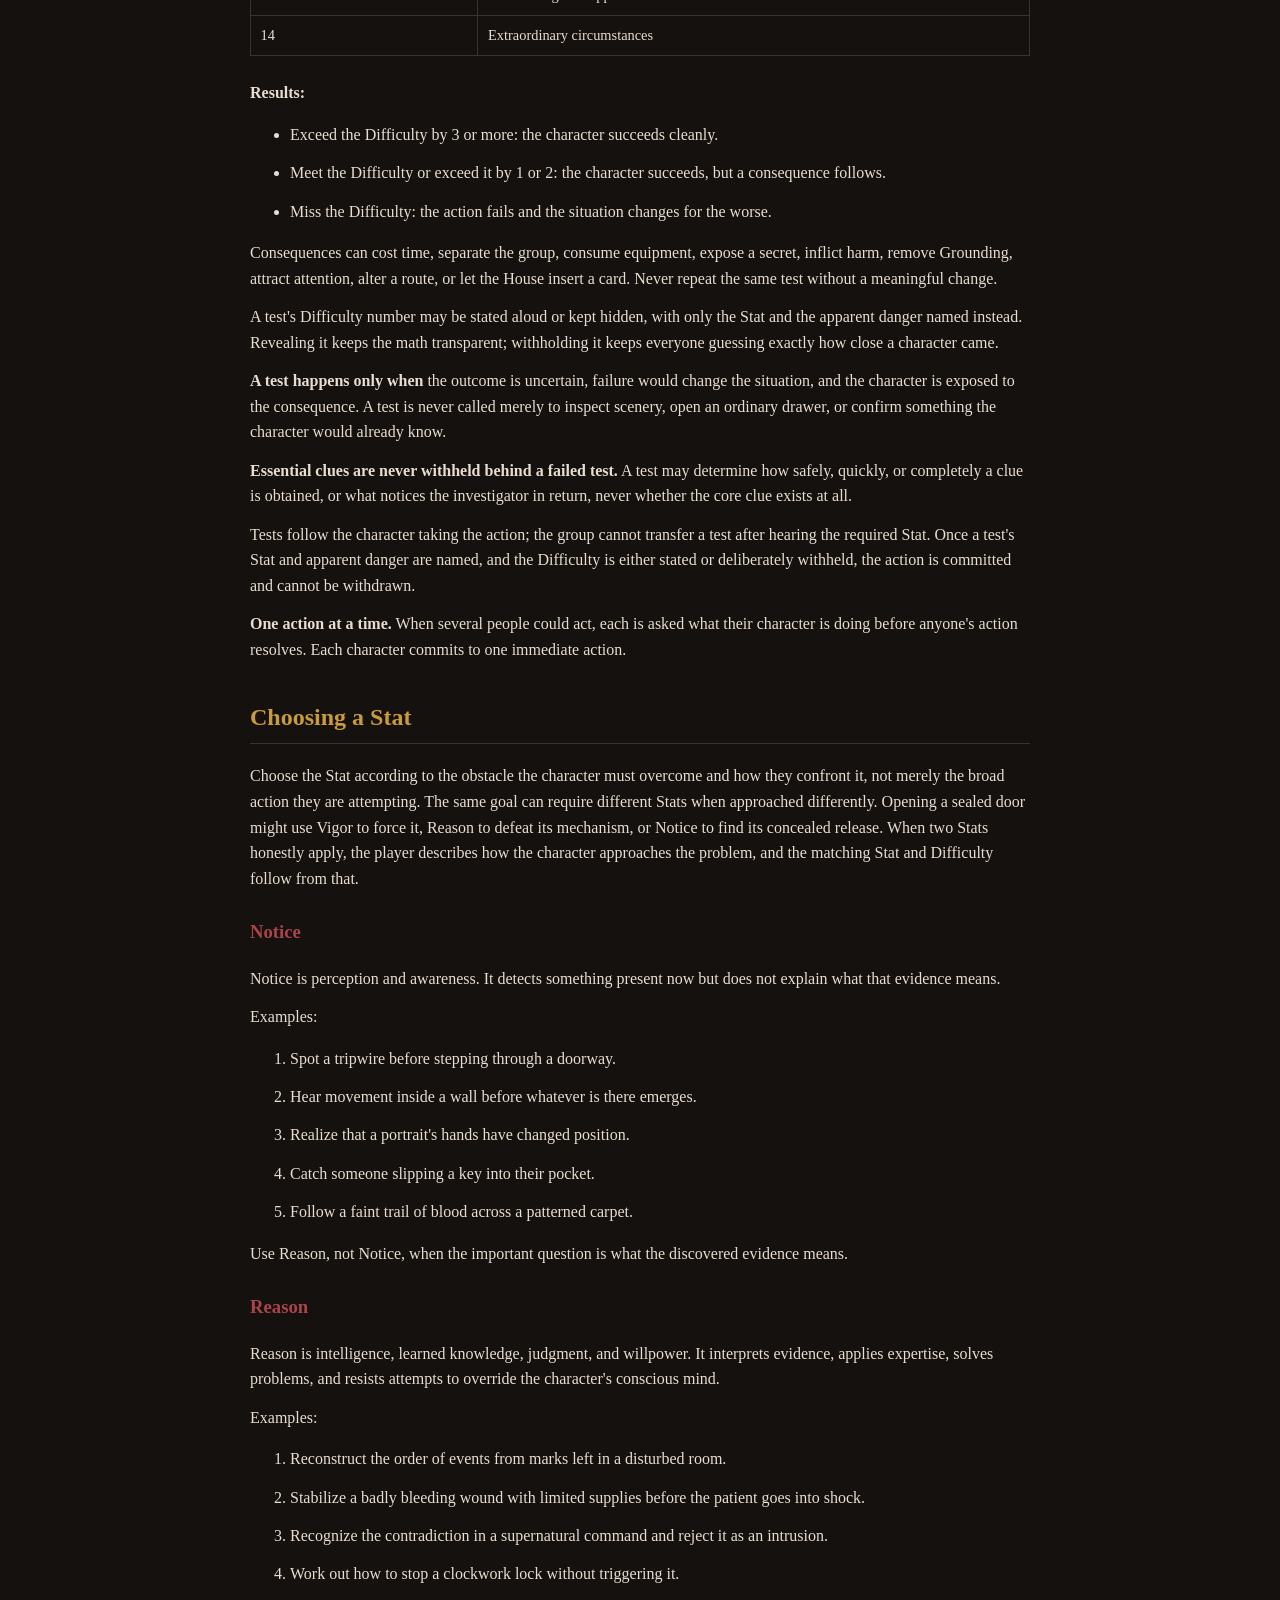
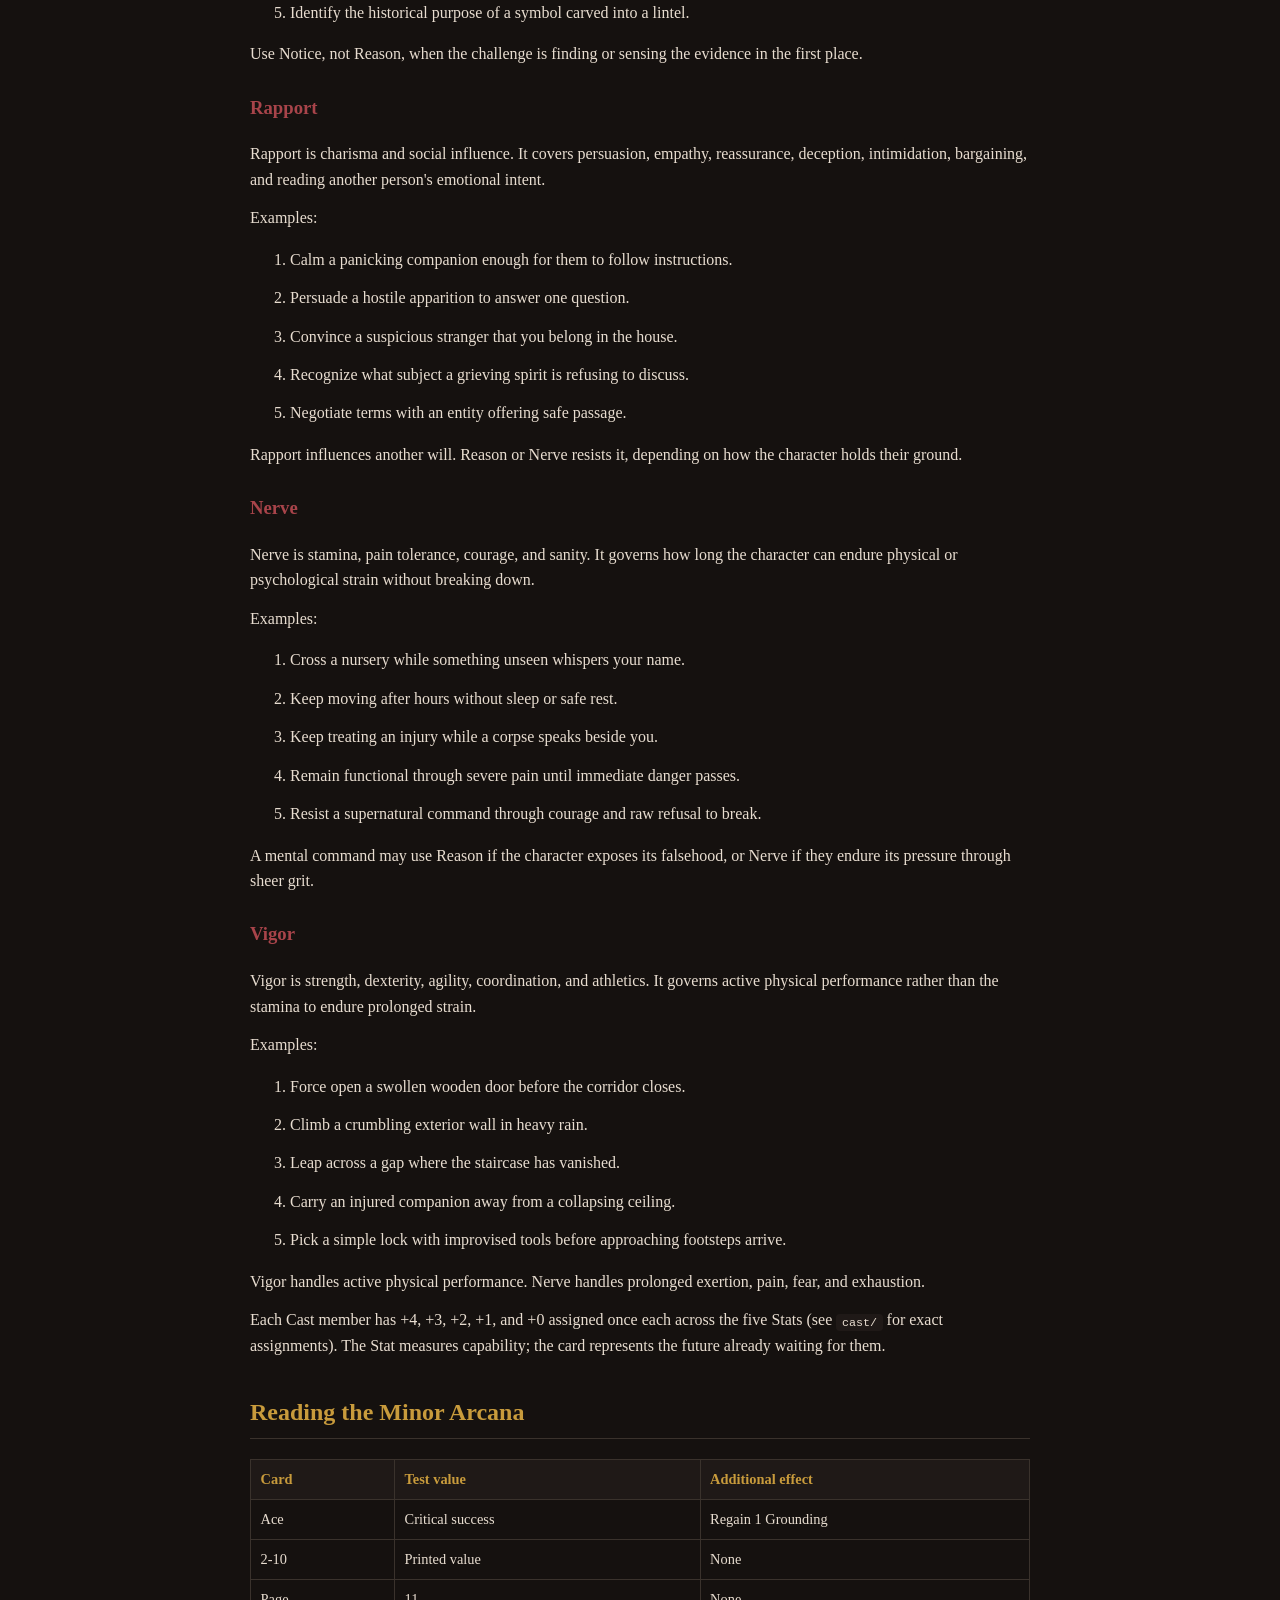
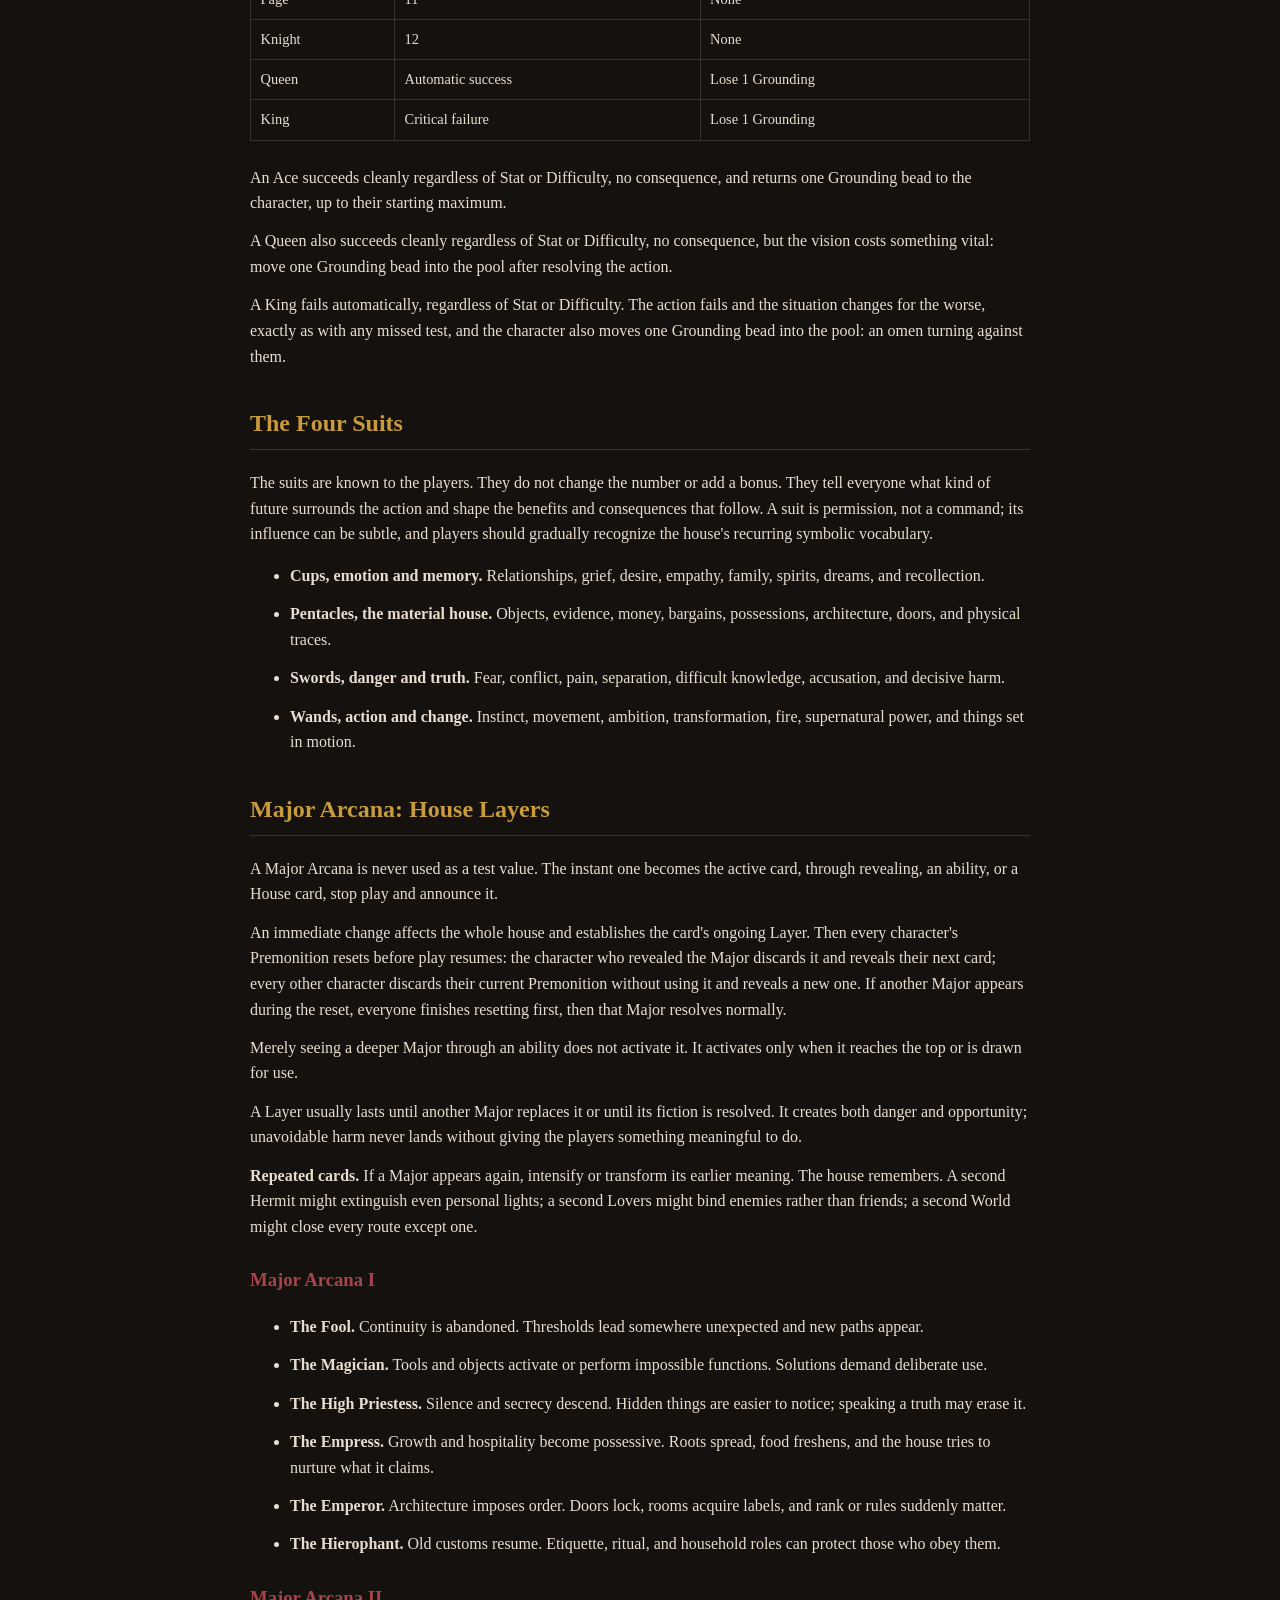
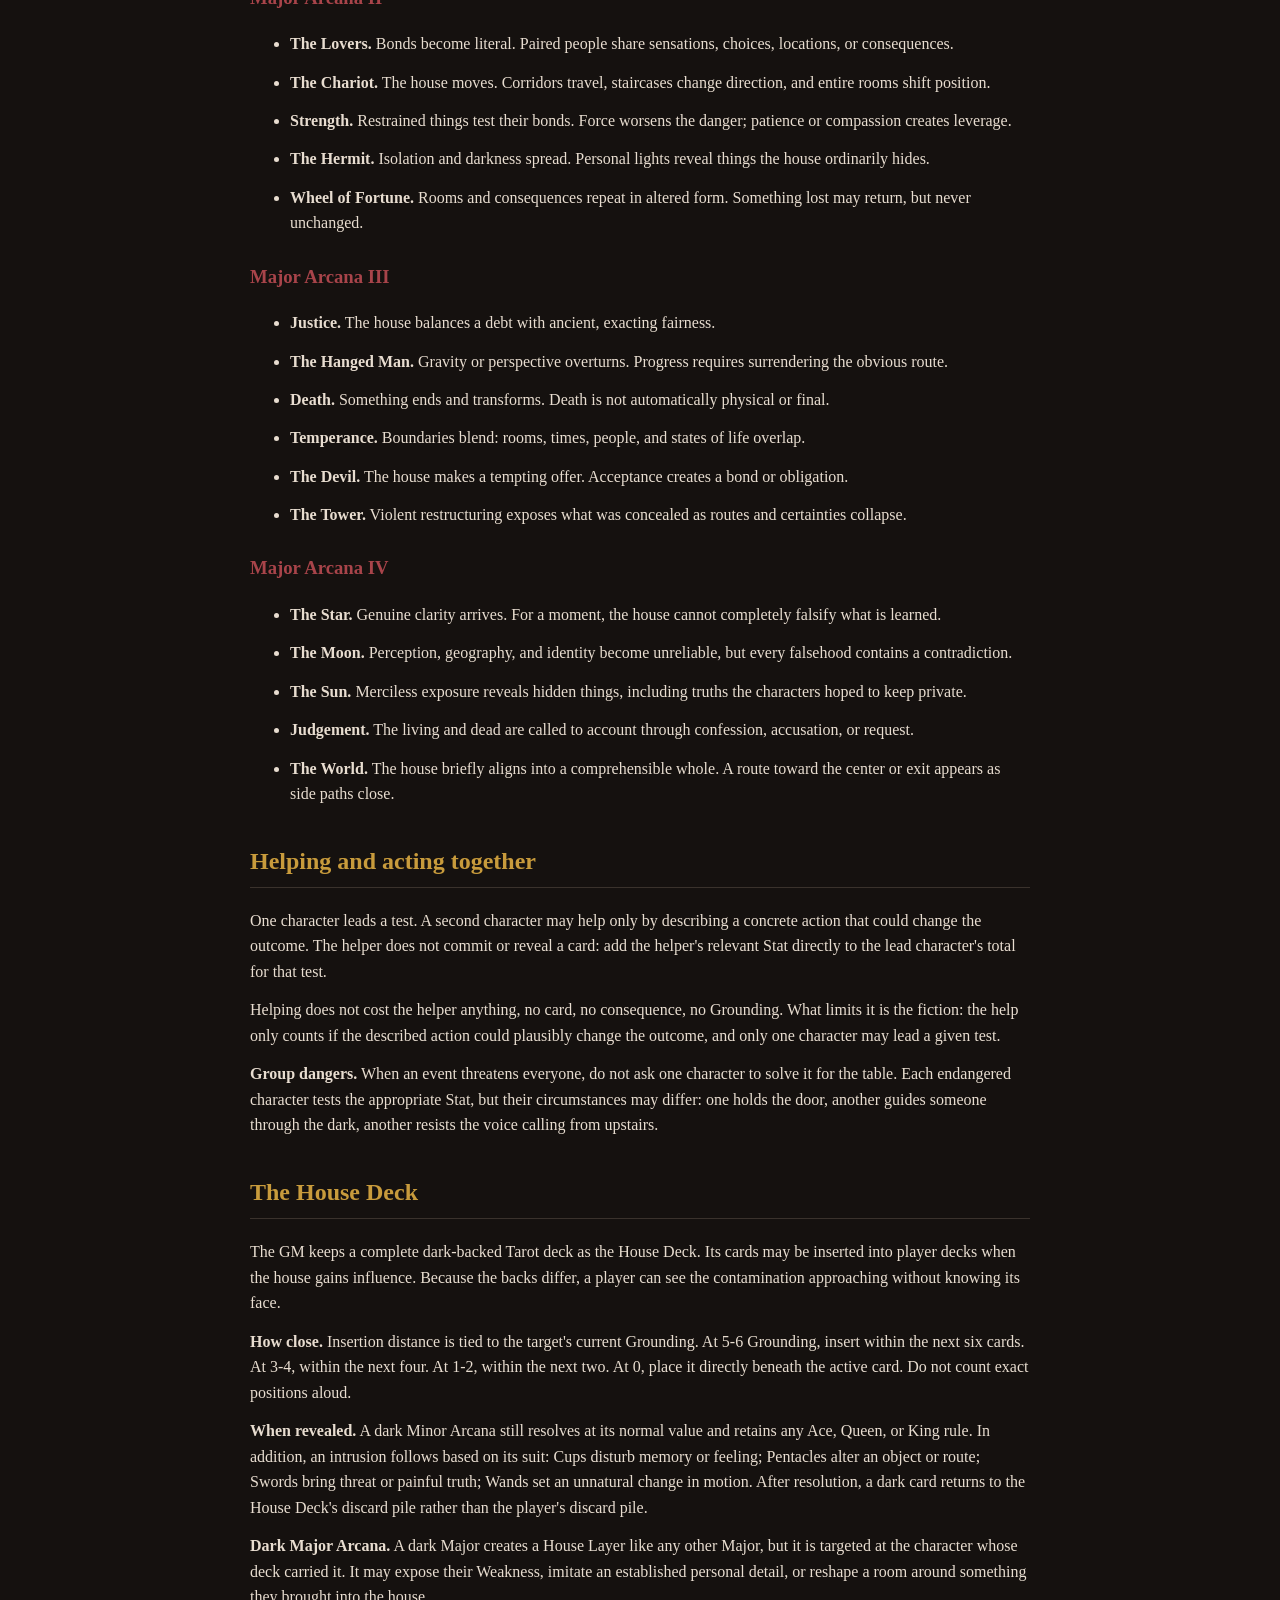
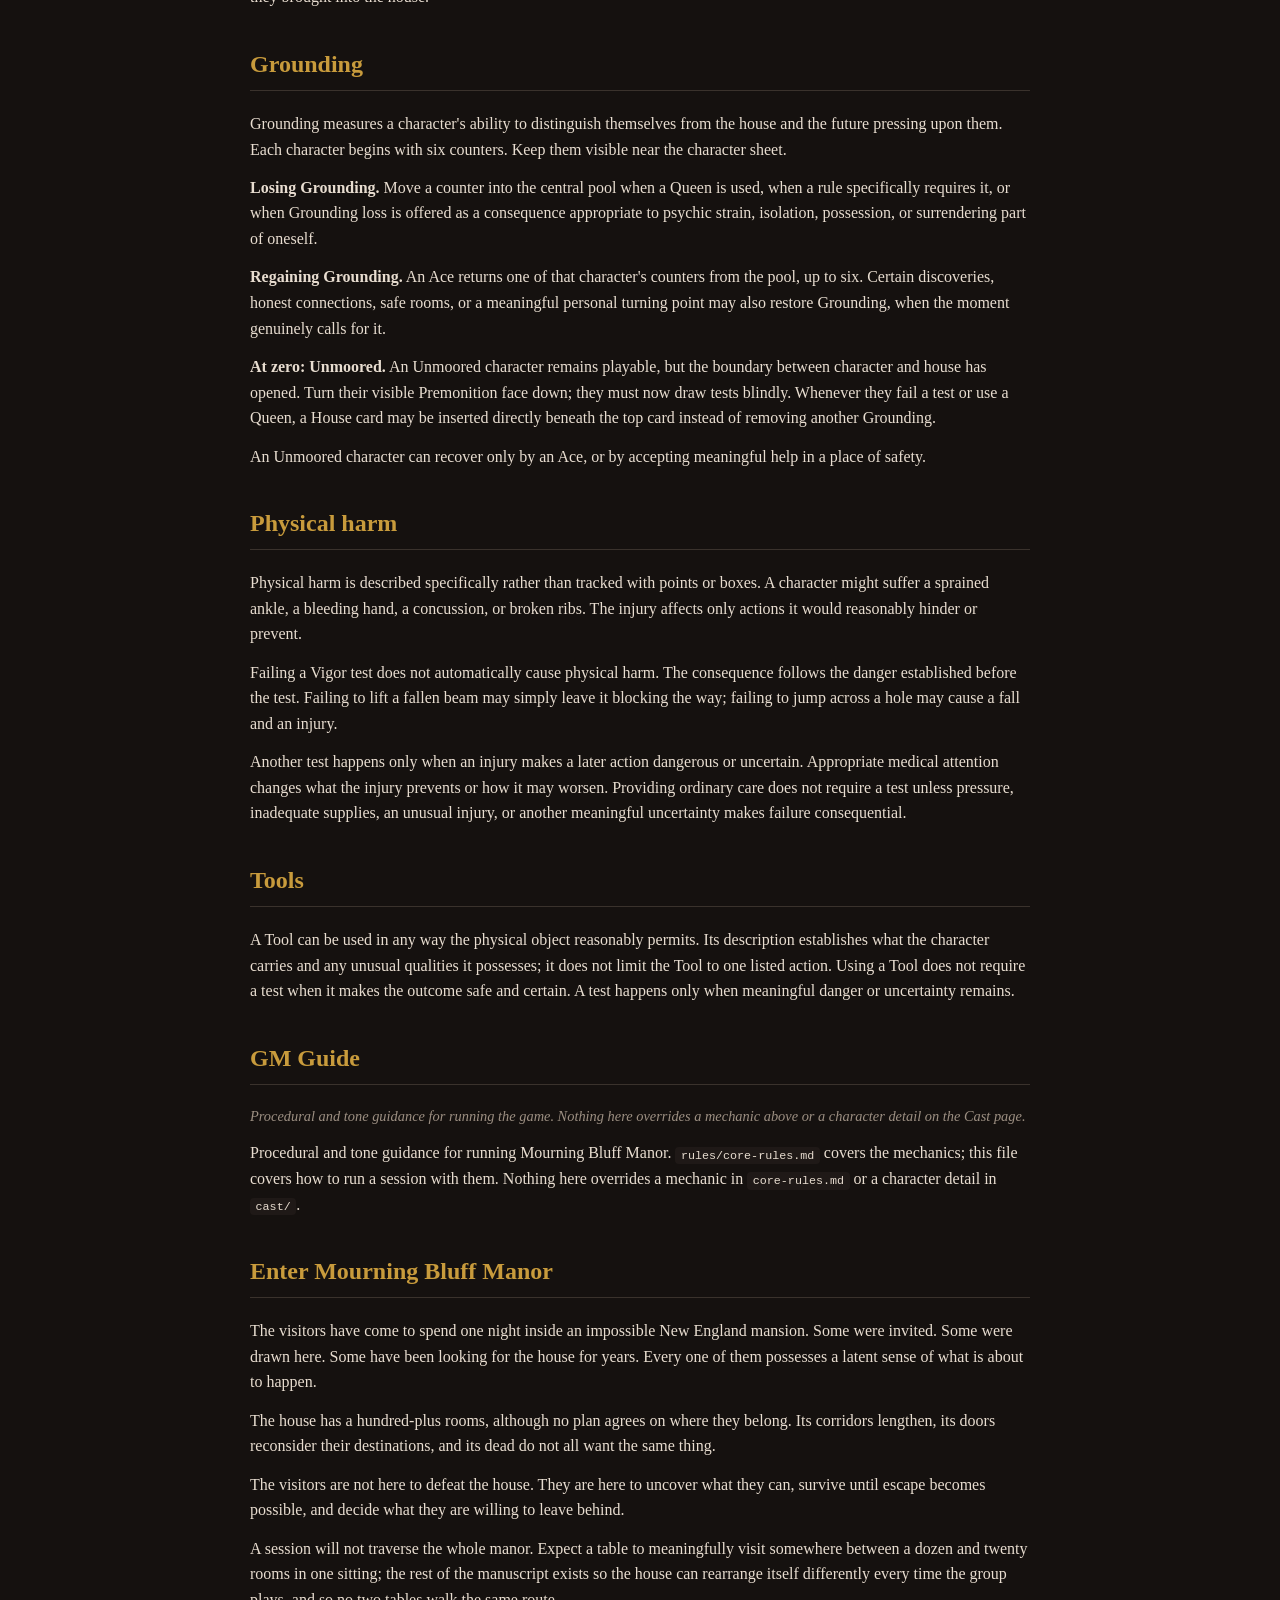
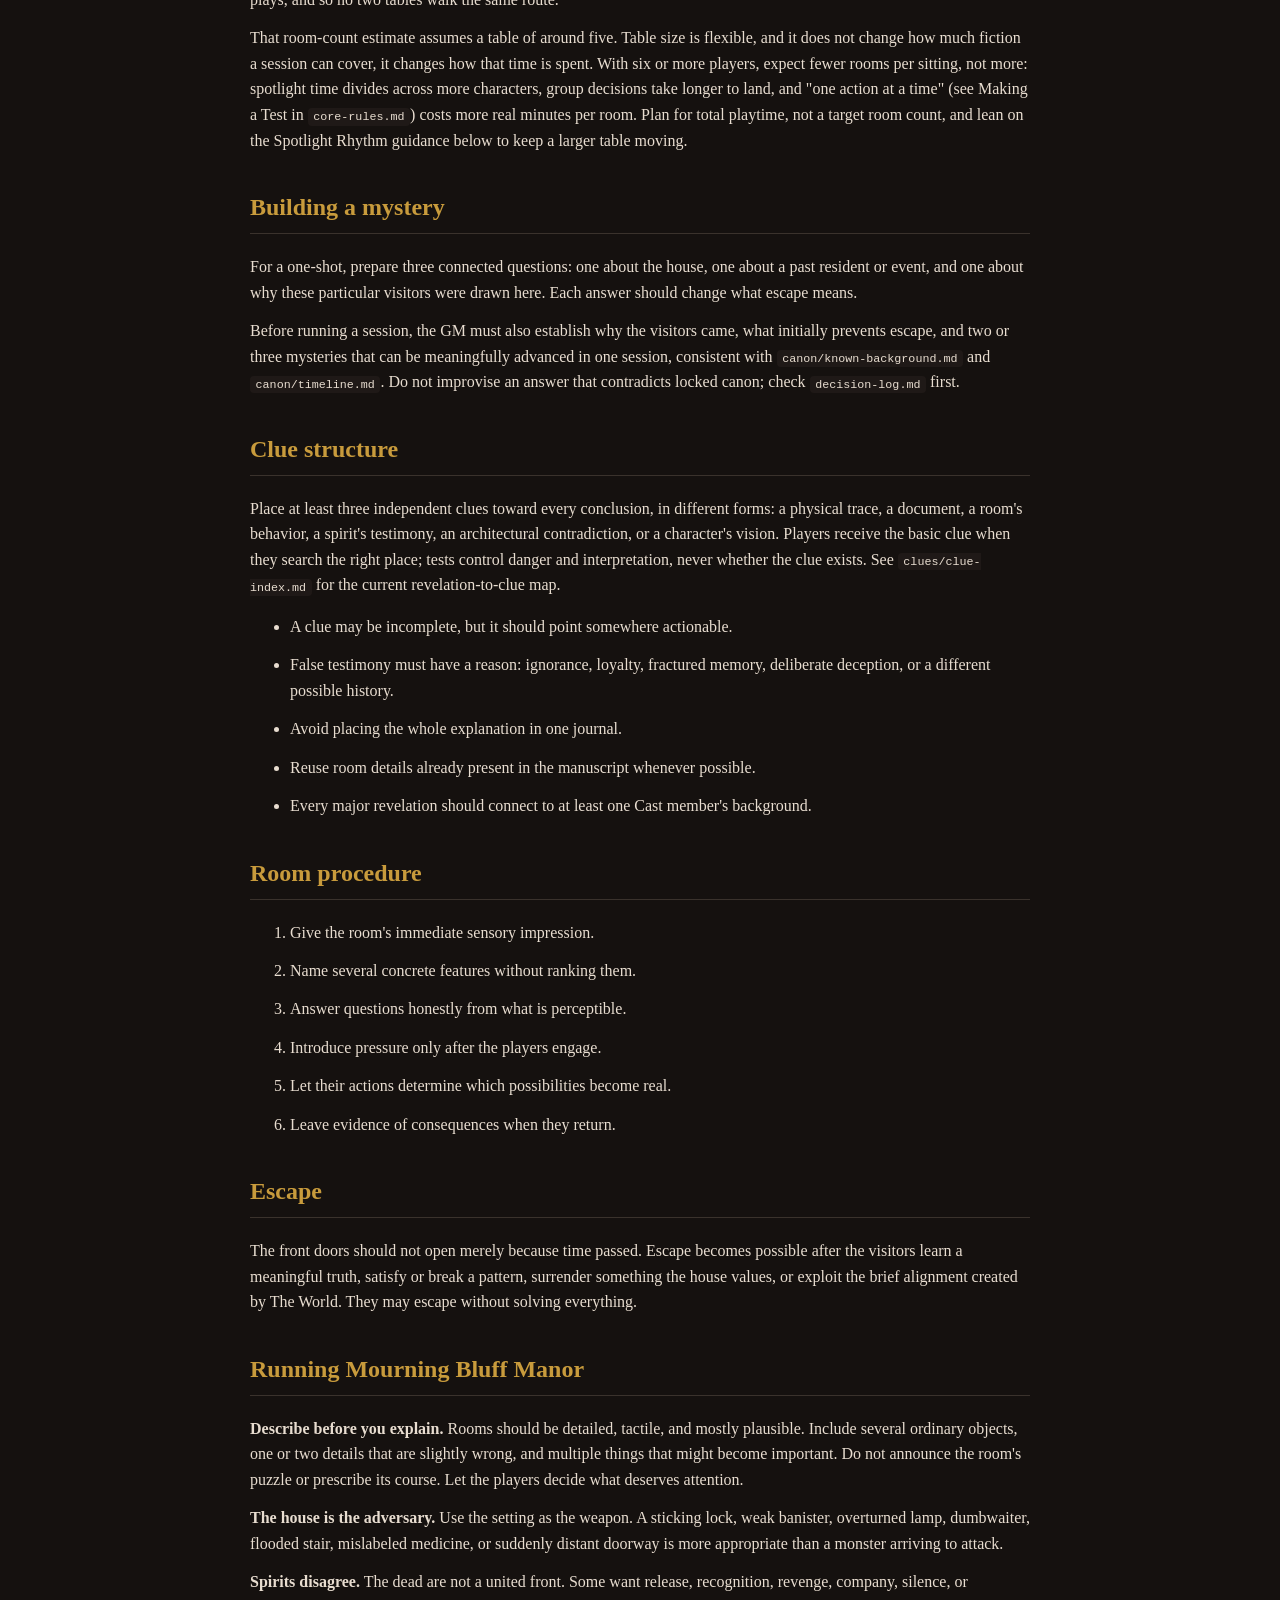
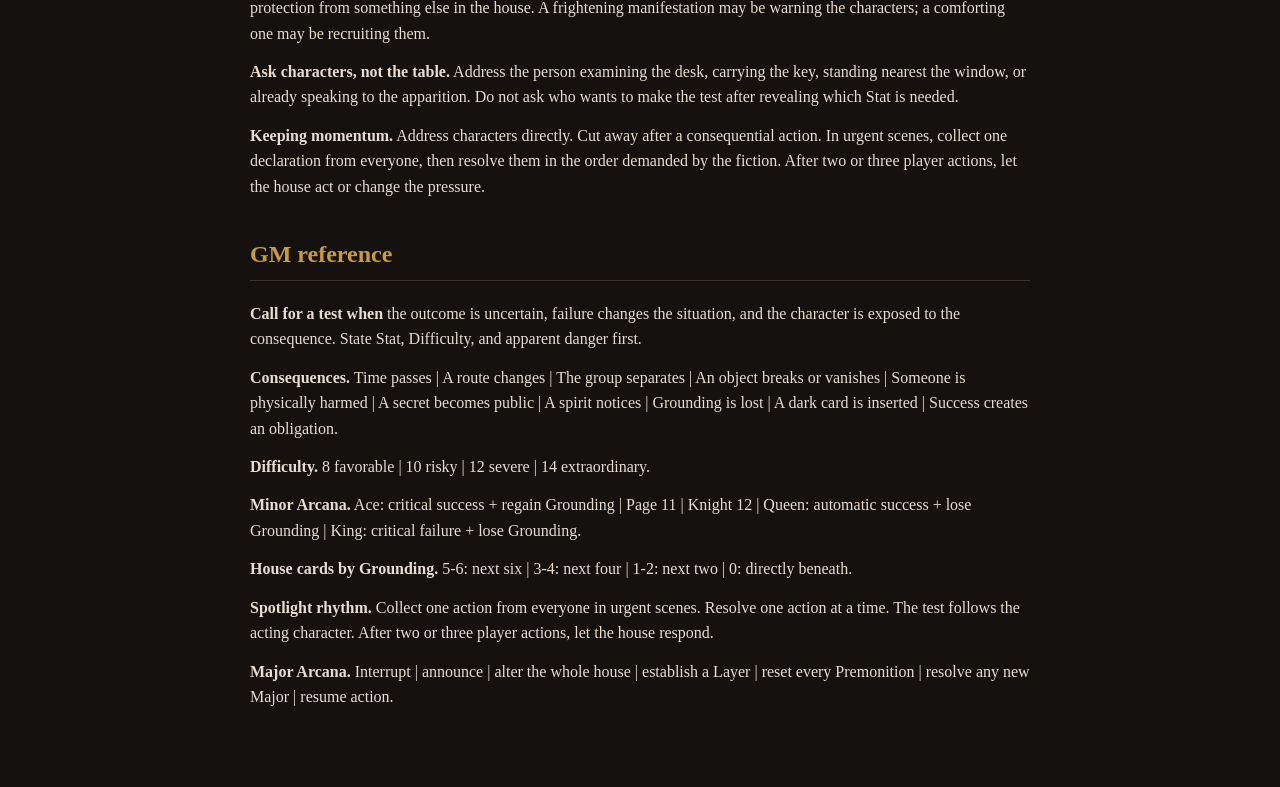
<file: docs/rules.html>
<!doctype html>
<html lang="en">
<head>
<meta charset="utf-8">
<meta name="viewport" content="width=device-width, initial-scale=1">
<title>Mourning Bluff Manor — Rules</title>
<link rel="stylesheet" href="styles.css">

</head>
<body>
<header class="site-header">
  <h1>Mourning Bluff Manor</h1>
  <p class="subtitle">669 Gallows Way &middot; Rules</p>
  <nav class="site-nav"><a href="index.html">Rooms</a><a href="cast.html">Cast</a><a href="rules.html" class="active">Rules</a><a href="clues.html">Clues</a><a href="canon.html">Canon</a></nav>
  
</header>

<main class="article">
  <h2>Core Rules</h2>
  <h2>What you need</h2>
<p>One light-backed Tarot deck for each player, one contrasting dark-backed Tarot deck for the GM, a Cast sheet for each player, pencils, and six Grounding tokens per player. Glass beads in a bowl work well. No dice are used.</p>
<h2>Tone</h2>
<p>Mourning Bluff Manor is exploratory horror, played together by one GM and however many players the table can hold, each one stepping into a different member of the Cast. Ten are written, and any number of them may be at the table on a given night. Nobody here is trying to win a fight: violence happens, but it is rarely the point, and it is never the solution. The real danger is the house itself, its stairs, its locks, its furniture, its memories, its etiquette, its architecture, and its ordinary accidents. There are no monsters waiting in the dark to leap out on cue. What makes Mourning Bluff Manor frightening is that it doesn't need one.</p>
<h2>Before play</h2>
<p>Each player chooses one member of the Cast. Every character begins with six Grounding tokens.</p>
<p><strong>Prepare each player deck:</strong></p>
<ol>
<li>Separate the 22 Major Arcana from the 56 Minor Arcana.</li>
<li>Shuffle the Major Arcana and draw two without looking at them.</li>
<li>Shuffle those two cards into the Minor Arcana.</li>
<li>Set the remaining Major Arcana aside, face down, out of play. They do not return to this character's deck this session; only the two drawn in step 2 can appear.</li>
<li>Place the deck face down and turn its top card face up.</li>
</ol>
<p>The face-up top card is that character's <strong>Premonition</strong>. Everyone may see it. Whenever it is used or discarded, reveal the next card immediately. Routine actions do not consume cards; a Premonition is discarded only by a test, an ability, a Major effect, or an explicit consequence. Waiting does not make an unwanted future disappear. A character's own Gift or Weakness may change how this works for them specifically, keeping part of their deck hidden, held in reserve, or handled some other way; where a character's file in <code>cast/</code> describes something different, follow that instead.</p>
<p>Players may discuss their visible cards and coordinate around them. That is clairvoyance, not cheating. The limitation is fictional: the person taking the risk uses their own future, and a test cannot be transferred to whoever holds the strongest Premonition.</p>
<h2>Making a test</h2>
<p>Use the visible Premonition, add the relevant Stat, and compare the total with the Difficulty.</p>
<table>
<thead>
<tr>
<th>Difficulty</th>
<th>When to use</th>
</tr>
</thead>
<tbody>
<tr>
<td>8</td>
<td>Favorable, but failure matters</td>
</tr>
<tr>
<td>10</td>
<td>Risky or uncertain</td>
</tr>
<tr>
<td>12</td>
<td>Severe danger or opposition</td>
</tr>
<tr>
<td>14</td>
<td>Extraordinary circumstances</td>
</tr>
</tbody>
</table>
<p><strong>Results:</strong></p>
<ul>
<li>Exceed the Difficulty by 3 or more: the character succeeds cleanly.</li>
<li>Meet the Difficulty or exceed it by 1 or 2: the character succeeds, but a consequence follows.</li>
<li>Miss the Difficulty: the action fails and the situation changes for the worse.</li>
</ul>
<p>Consequences can cost time, separate the group, consume equipment, expose a secret, inflict harm, remove Grounding, attract attention, alter a route, or let the House insert a card. Never repeat the same test without a meaningful change.</p>
<p>A test's Difficulty number may be stated aloud or kept hidden, with only the Stat and the apparent danger named instead. Revealing it keeps the math transparent; withholding it keeps everyone guessing exactly how close a character came.</p>
<p><strong>A test happens only when</strong> the outcome is uncertain, failure would change the situation, and the character is exposed to the consequence. A test is never called merely to inspect scenery, open an ordinary drawer, or confirm something the character would already know.</p>
<p><strong>Essential clues are never withheld behind a failed test.</strong> A test may determine how safely, quickly, or completely a clue is obtained, or what notices the investigator in return, never whether the core clue exists at all.</p>
<p>Tests follow the character taking the action; the group cannot transfer a test after hearing the required Stat. Once a test's Stat and apparent danger are named, and the Difficulty is either stated or deliberately withheld, the action is committed and cannot be withdrawn.</p>
<p><strong>One action at a time.</strong> When several people could act, each is asked what their character is doing before anyone's action resolves. Each character commits to one immediate action.</p>
<h2>Choosing a Stat</h2>
<p>Choose the Stat according to the obstacle the character must overcome and how they confront it, not merely the broad action they are attempting. The same goal can require different Stats when approached differently. Opening a sealed door might use Vigor to force it, Reason to defeat its mechanism, or Notice to find its concealed release. When two Stats honestly apply, the player describes how the character approaches the problem, and the matching Stat and Difficulty follow from that.</p>
<h3>Notice</h3>
<p>Notice is perception and awareness. It detects something present now but does not explain what that evidence means.</p>
<p>Examples:</p>
<ol>
<li>Spot a tripwire before stepping through a doorway.</li>
<li>Hear movement inside a wall before whatever is there emerges.</li>
<li>Realize that a portrait's hands have changed position.</li>
<li>Catch someone slipping a key into their pocket.</li>
<li>Follow a faint trail of blood across a patterned carpet.</li>
</ol>
<p>Use Reason, not Notice, when the important question is what the discovered evidence means.</p>
<h3>Reason</h3>
<p>Reason is intelligence, learned knowledge, judgment, and willpower. It interprets evidence, applies expertise, solves problems, and resists attempts to override the character's conscious mind.</p>
<p>Examples:</p>
<ol>
<li>Reconstruct the order of events from marks left in a disturbed room.</li>
<li>Stabilize a badly bleeding wound with limited supplies before the patient goes into shock.</li>
<li>Recognize the contradiction in a supernatural command and reject it as an intrusion.</li>
<li>Work out how to stop a clockwork lock without triggering it.</li>
<li>Identify the historical purpose of a symbol carved into a lintel.</li>
</ol>
<p>Use Notice, not Reason, when the challenge is finding or sensing the evidence in the first place.</p>
<h3>Rapport</h3>
<p>Rapport is charisma and social influence. It covers persuasion, empathy, reassurance, deception, intimidation, bargaining, and reading another person's emotional intent.</p>
<p>Examples:</p>
<ol>
<li>Calm a panicking companion enough for them to follow instructions.</li>
<li>Persuade a hostile apparition to answer one question.</li>
<li>Convince a suspicious stranger that you belong in the house.</li>
<li>Recognize what subject a grieving spirit is refusing to discuss.</li>
<li>Negotiate terms with an entity offering safe passage.</li>
</ol>
<p>Rapport influences another will. Reason or Nerve resists it, depending on how the character holds their ground.</p>
<h3>Nerve</h3>
<p>Nerve is stamina, pain tolerance, courage, and sanity. It governs how long the character can endure physical or psychological strain without breaking down.</p>
<p>Examples:</p>
<ol>
<li>Cross a nursery while something unseen whispers your name.</li>
<li>Keep moving after hours without sleep or safe rest.</li>
<li>Keep treating an injury while a corpse speaks beside you.</li>
<li>Remain functional through severe pain until immediate danger passes.</li>
<li>Resist a supernatural command through courage and raw refusal to break.</li>
</ol>
<p>A mental command may use Reason if the character exposes its falsehood, or Nerve if they endure its pressure through sheer grit.</p>
<h3>Vigor</h3>
<p>Vigor is strength, dexterity, agility, coordination, and athletics. It governs active physical performance rather than the stamina to endure prolonged strain.</p>
<p>Examples:</p>
<ol>
<li>Force open a swollen wooden door before the corridor closes.</li>
<li>Climb a crumbling exterior wall in heavy rain.</li>
<li>Leap across a gap where the staircase has vanished.</li>
<li>Carry an injured companion away from a collapsing ceiling.</li>
<li>Pick a simple lock with improvised tools before approaching footsteps arrive.</li>
</ol>
<p>Vigor handles active physical performance. Nerve handles prolonged exertion, pain, fear, and exhaustion.</p>
<p>Each Cast member has +4, +3, +2, +1, and +0 assigned once each across the five Stats (see <code>cast/</code> for exact assignments). The Stat measures capability; the card represents the future already waiting for them.</p>
<h2>Reading the Minor Arcana</h2>
<table>
<thead>
<tr>
<th>Card</th>
<th>Test value</th>
<th>Additional effect</th>
</tr>
</thead>
<tbody>
<tr>
<td>Ace</td>
<td>Critical success</td>
<td>Regain 1 Grounding</td>
</tr>
<tr>
<td>2-10</td>
<td>Printed value</td>
<td>None</td>
</tr>
<tr>
<td>Page</td>
<td>11</td>
<td>None</td>
</tr>
<tr>
<td>Knight</td>
<td>12</td>
<td>None</td>
</tr>
<tr>
<td>Queen</td>
<td>Automatic success</td>
<td>Lose 1 Grounding</td>
</tr>
<tr>
<td>King</td>
<td>Critical failure</td>
<td>Lose 1 Grounding</td>
</tr>
</tbody>
</table>
<p>An Ace succeeds cleanly regardless of Stat or Difficulty, no consequence, and returns one Grounding bead to the character, up to their starting maximum.</p>
<p>A Queen also succeeds cleanly regardless of Stat or Difficulty, no consequence, but the vision costs something vital: move one Grounding bead into the pool after resolving the action.</p>
<p>A King fails automatically, regardless of Stat or Difficulty. The action fails and the situation changes for the worse, exactly as with any missed test, and the character also moves one Grounding bead into the pool: an omen turning against them.</p>
<h2>The Four Suits</h2>
<p>The suits are known to the players. They do not change the number or add a bonus. They tell everyone what kind of future surrounds the action and shape the benefits and consequences that follow. A suit is permission, not a command; its influence can be subtle, and players should gradually recognize the house's recurring symbolic vocabulary.</p>
<ul>
<li><strong>Cups, emotion and memory.</strong> Relationships, grief, desire, empathy, family, spirits, dreams, and recollection.</li>
<li><strong>Pentacles, the material house.</strong> Objects, evidence, money, bargains, possessions, architecture, doors, and physical traces.</li>
<li><strong>Swords, danger and truth.</strong> Fear, conflict, pain, separation, difficult knowledge, accusation, and decisive harm.</li>
<li><strong>Wands, action and change.</strong> Instinct, movement, ambition, transformation, fire, supernatural power, and things set in motion.</li>
</ul>
<h2>Major Arcana: House Layers</h2>
<p>A Major Arcana is never used as a test value. The instant one becomes the active card, through revealing, an ability, or a House card, stop play and announce it.</p>
<p>An immediate change affects the whole house and establishes the card's ongoing Layer. Then every character's Premonition resets before play resumes: the character who revealed the Major discards it and reveals their next card; every other character discards their current Premonition without using it and reveals a new one. If another Major appears during the reset, everyone finishes resetting first, then that Major resolves normally.</p>
<p>Merely seeing a deeper Major through an ability does not activate it. It activates only when it reaches the top or is drawn for use.</p>
<p>A Layer usually lasts until another Major replaces it or until its fiction is resolved. It creates both danger and opportunity; unavoidable harm never lands without giving the players something meaningful to do.</p>
<p><strong>Repeated cards.</strong> If a Major appears again, intensify or transform its earlier meaning. The house remembers. A second Hermit might extinguish even personal lights; a second Lovers might bind enemies rather than friends; a second World might close every route except one.</p>
<h3>Major Arcana I</h3>
<ul>
<li><strong>The Fool.</strong> Continuity is abandoned. Thresholds lead somewhere unexpected and new paths appear.</li>
<li><strong>The Magician.</strong> Tools and objects activate or perform impossible functions. Solutions demand deliberate use.</li>
<li><strong>The High Priestess.</strong> Silence and secrecy descend. Hidden things are easier to notice; speaking a truth may erase it.</li>
<li><strong>The Empress.</strong> Growth and hospitality become possessive. Roots spread, food freshens, and the house tries to nurture what it claims.</li>
<li><strong>The Emperor.</strong> Architecture imposes order. Doors lock, rooms acquire labels, and rank or rules suddenly matter.</li>
<li><strong>The Hierophant.</strong> Old customs resume. Etiquette, ritual, and household roles can protect those who obey them.</li>
</ul>
<h3>Major Arcana II</h3>
<ul>
<li><strong>The Lovers.</strong> Bonds become literal. Paired people share sensations, choices, locations, or consequences.</li>
<li><strong>The Chariot.</strong> The house moves. Corridors travel, staircases change direction, and entire rooms shift position.</li>
<li><strong>Strength.</strong> Restrained things test their bonds. Force worsens the danger; patience or compassion creates leverage.</li>
<li><strong>The Hermit.</strong> Isolation and darkness spread. Personal lights reveal things the house ordinarily hides.</li>
<li><strong>Wheel of Fortune.</strong> Rooms and consequences repeat in altered form. Something lost may return, but never unchanged.</li>
</ul>
<h3>Major Arcana III</h3>
<ul>
<li><strong>Justice.</strong> The house balances a debt with ancient, exacting fairness.</li>
<li><strong>The Hanged Man.</strong> Gravity or perspective overturns. Progress requires surrendering the obvious route.</li>
<li><strong>Death.</strong> Something ends and transforms. Death is not automatically physical or final.</li>
<li><strong>Temperance.</strong> Boundaries blend: rooms, times, people, and states of life overlap.</li>
<li><strong>The Devil.</strong> The house makes a tempting offer. Acceptance creates a bond or obligation.</li>
<li><strong>The Tower.</strong> Violent restructuring exposes what was concealed as routes and certainties collapse.</li>
</ul>
<h3>Major Arcana IV</h3>
<ul>
<li><strong>The Star.</strong> Genuine clarity arrives. For a moment, the house cannot completely falsify what is learned.</li>
<li><strong>The Moon.</strong> Perception, geography, and identity become unreliable, but every falsehood contains a contradiction.</li>
<li><strong>The Sun.</strong> Merciless exposure reveals hidden things, including truths the characters hoped to keep private.</li>
<li><strong>Judgement.</strong> The living and dead are called to account through confession, accusation, or request.</li>
<li><strong>The World.</strong> The house briefly aligns into a comprehensible whole. A route toward the center or exit appears as side paths close.</li>
</ul>
<h2>Helping and acting together</h2>
<p>One character leads a test. A second character may help only by describing a concrete action that could change the outcome. The helper does not commit or reveal a card: add the helper's relevant Stat directly to the lead character's total for that test.</p>
<p>Helping does not cost the helper anything, no card, no consequence, no Grounding. What limits it is the fiction: the help only counts if the described action could plausibly change the outcome, and only one character may lead a given test.</p>
<p><strong>Group dangers.</strong> When an event threatens everyone, do not ask one character to solve it for the table. Each endangered character tests the appropriate Stat, but their circumstances may differ: one holds the door, another guides someone through the dark, another resists the voice calling from upstairs.</p>
<h2>The House Deck</h2>
<p>The GM keeps a complete dark-backed Tarot deck as the House Deck. Its cards may be inserted into player decks when the house gains influence. Because the backs differ, a player can see the contamination approaching without knowing its face.</p>
<p><strong>How close.</strong> Insertion distance is tied to the target's current Grounding. At 5-6 Grounding, insert within the next six cards. At 3-4, within the next four. At 1-2, within the next two. At 0, place it directly beneath the active card. Do not count exact positions aloud.</p>
<p><strong>When revealed.</strong> A dark Minor Arcana still resolves at its normal value and retains any Ace, Queen, or King rule. In addition, an intrusion follows based on its suit: Cups disturb memory or feeling; Pentacles alter an object or route; Swords bring threat or painful truth; Wands set an unnatural change in motion. After resolution, a dark card returns to the House Deck's discard pile rather than the player's discard pile.</p>
<p><strong>Dark Major Arcana.</strong> A dark Major creates a House Layer like any other Major, but it is targeted at the character whose deck carried it. It may expose their Weakness, imitate an established personal detail, or reshape a room around something they brought into the house.</p>
<h2>Grounding</h2>
<p>Grounding measures a character's ability to distinguish themselves from the house and the future pressing upon them. Each character begins with six counters. Keep them visible near the character sheet.</p>
<p><strong>Losing Grounding.</strong> Move a counter into the central pool when a Queen is used, when a rule specifically requires it, or when Grounding loss is offered as a consequence appropriate to psychic strain, isolation, possession, or surrendering part of oneself.</p>
<p><strong>Regaining Grounding.</strong> An Ace returns one of that character's counters from the pool, up to six. Certain discoveries, honest connections, safe rooms, or a meaningful personal turning point may also restore Grounding, when the moment genuinely calls for it.</p>
<p><strong>At zero: Unmoored.</strong> An Unmoored character remains playable, but the boundary between character and house has opened. Turn their visible Premonition face down; they must now draw tests blindly. Whenever they fail a test or use a Queen, a House card may be inserted directly beneath the top card instead of removing another Grounding.</p>
<p>An Unmoored character can recover only by an Ace, or by accepting meaningful help in a place of safety.</p>
<h2>Physical harm</h2>
<p>Physical harm is described specifically rather than tracked with points or boxes. A character might suffer a sprained ankle, a bleeding hand, a concussion, or broken ribs. The injury affects only actions it would reasonably hinder or prevent.</p>
<p>Failing a Vigor test does not automatically cause physical harm. The consequence follows the danger established before the test. Failing to lift a fallen beam may simply leave it blocking the way; failing to jump across a hole may cause a fall and an injury.</p>
<p>Another test happens only when an injury makes a later action dangerous or uncertain. Appropriate medical attention changes what the injury prevents or how it may worsen. Providing ordinary care does not require a test unless pressure, inadequate supplies, an unusual injury, or another meaningful uncertainty makes failure consequential.</p>
<h2>Tools</h2>
<p>A Tool can be used in any way the physical object reasonably permits. Its description establishes what the character carries and any unusual qualities it possesses; it does not limit the Tool to one listed action. Using a Tool does not require a test when it makes the outcome safe and certain. A test happens only when meaningful danger or uncertainty remains.</p>
  <h2>GM Guide</h2>
  <p class="section-note">Procedural and tone guidance for running the game. Nothing here overrides a mechanic above or a character detail on the Cast page.</p>
  <p>Procedural and tone guidance for running Mourning Bluff Manor. <code>rules/core-rules.md</code> covers the mechanics; this file covers how to run a session with them. Nothing here overrides a mechanic in <code>core-rules.md</code> or a character detail in <code>cast/</code>.</p>
<h2>Enter Mourning Bluff Manor</h2>
<p>The visitors have come to spend one night inside an impossible New England mansion. Some were invited. Some were drawn here. Some have been looking for the house for years. Every one of them possesses a latent sense of what is about to happen.</p>
<p>The house has a hundred-plus rooms, although no plan agrees on where they belong. Its corridors lengthen, its doors reconsider their destinations, and its dead do not all want the same thing.</p>
<p>The visitors are not here to defeat the house. They are here to uncover what they can, survive until escape becomes possible, and decide what they are willing to leave behind.</p>
<p>A session will not traverse the whole manor. Expect a table to meaningfully visit somewhere between a dozen and twenty rooms in one sitting; the rest of the manuscript exists so the house can rearrange itself differently every time the group plays, and so no two tables walk the same route.</p>
<p>That room-count estimate assumes a table of around five. Table size is flexible, and it does not change how much fiction a session can cover, it changes how that time is spent. With six or more players, expect fewer rooms per sitting, not more: spotlight time divides across more characters, group decisions take longer to land, and "one action at a time" (see Making a Test in <code>core-rules.md</code>) costs more real minutes per room. Plan for total playtime, not a target room count, and lean on the Spotlight Rhythm guidance below to keep a larger table moving.</p>
<h2>Building a mystery</h2>
<p>For a one-shot, prepare three connected questions: one about the house, one about a past resident or event, and one about why these particular visitors were drawn here. Each answer should change what escape means.</p>
<p>Before running a session, the GM must also establish why the visitors came, what initially prevents escape, and two or three mysteries that can be meaningfully advanced in one session, consistent with <code>canon/known-background.md</code> and <code>canon/timeline.md</code>. Do not improvise an answer that contradicts locked canon; check <code>decision-log.md</code> first.</p>
<h2>Clue structure</h2>
<p>Place at least three independent clues toward every conclusion, in different forms: a physical trace, a document, a room's behavior, a spirit's testimony, an architectural contradiction, or a character's vision. Players receive the basic clue when they search the right place; tests control danger and interpretation, never whether the clue exists. See <code>clues/clue-index.md</code> for the current revelation-to-clue map.</p>
<ul>
<li>A clue may be incomplete, but it should point somewhere actionable.</li>
<li>False testimony must have a reason: ignorance, loyalty, fractured memory, deliberate deception, or a different possible history.</li>
<li>Avoid placing the whole explanation in one journal.</li>
<li>Reuse room details already present in the manuscript whenever possible.</li>
<li>Every major revelation should connect to at least one Cast member's background.</li>
</ul>
<h2>Room procedure</h2>
<ol>
<li>Give the room's immediate sensory impression.</li>
<li>Name several concrete features without ranking them.</li>
<li>Answer questions honestly from what is perceptible.</li>
<li>Introduce pressure only after the players engage.</li>
<li>Let their actions determine which possibilities become real.</li>
<li>Leave evidence of consequences when they return.</li>
</ol>
<h2>Escape</h2>
<p>The front doors should not open merely because time passed. Escape becomes possible after the visitors learn a meaningful truth, satisfy or break a pattern, surrender something the house values, or exploit the brief alignment created by The World. They may escape without solving everything.</p>
<h2>Running Mourning Bluff Manor</h2>
<p><strong>Describe before you explain.</strong> Rooms should be detailed, tactile, and mostly plausible. Include several ordinary objects, one or two details that are slightly wrong, and multiple things that might become important. Do not announce the room's puzzle or prescribe its course. Let the players decide what deserves attention.</p>
<p><strong>The house is the adversary.</strong> Use the setting as the weapon. A sticking lock, weak banister, overturned lamp, dumbwaiter, flooded stair, mislabeled medicine, or suddenly distant doorway is more appropriate than a monster arriving to attack.</p>
<p><strong>Spirits disagree.</strong> The dead are not a united front. Some want release, recognition, revenge, company, silence, or protection from something else in the house. A frightening manifestation may be warning the characters; a comforting one may be recruiting them.</p>
<p><strong>Ask characters, not the table.</strong> Address the person examining the desk, carrying the key, standing nearest the window, or already speaking to the apparition. Do not ask who wants to make the test after revealing which Stat is needed.</p>
<p><strong>Keeping momentum.</strong> Address characters directly. Cut away after a consequential action. In urgent scenes, collect one declaration from everyone, then resolve them in the order demanded by the fiction. After two or three player actions, let the house act or change the pressure.</p>
<h2>GM reference</h2>
<p><strong>Call for a test when</strong> the outcome is uncertain, failure changes the situation, and the character is exposed to the consequence. State Stat, Difficulty, and apparent danger first.</p>
<p><strong>Consequences.</strong> Time passes | A route changes | The group separates | An object breaks or vanishes | Someone is physically harmed | A secret becomes public | A spirit notices | Grounding is lost | A dark card is inserted | Success creates an obligation.</p>
<p><strong>Difficulty.</strong> 8 favorable | 10 risky | 12 severe | 14 extraordinary.</p>
<p><strong>Minor Arcana.</strong> Ace: critical success + regain Grounding | Page 11 | Knight 12 | Queen: automatic success + lose Grounding | King: critical failure + lose Grounding.</p>
<p><strong>House cards by Grounding.</strong> 5-6: next six | 3-4: next four | 1-2: next two | 0: directly beneath.</p>
<p><strong>Spotlight rhythm.</strong> Collect one action from everyone in urgent scenes. Resolve one action at a time. The test follows the acting character. After two or three player actions, let the house respond.</p>
<p><strong>Major Arcana.</strong> Interrupt | announce | alter the whole house | establish a Layer | reset every Premonition | resolve any new Major | resume action.</p>
</main>


</body>
</html>
</file>
<file: docs/styles.css>
:root {
  --bg: #15110f;
  --panel: #1f1917;
  --ink: #e8ddd0;
  --muted: #9c8f82;
  --accent: #7c1f24;
  --accent-light: #a8444a;
  --plot: #c89b3c;
  --plot-bg: #3a2c12;
  --border: #3a322c;
  --item: #c0463f;
  --item-bg: #3a1815;
  --clue: #c9b23c;
  --clue-bg: #3a3412;
  --gate: #9b6fd1;
  --gate-bg: #2a2038;
  font-family: "Iowan Old Style", "Palatino Linotype", Georgia, serif;
}

* { box-sizing: border-box; }

body {
  margin: 0;
  background: var(--bg);
  color: var(--ink);
  min-height: 100vh;
}

.site-header {
  text-align: center;
  padding: 2.5rem 1rem 1.5rem;
  border-bottom: 1px solid var(--border);
}

.site-header h1 {
  margin: 0;
  font-size: 2rem;
  letter-spacing: 0.04em;
  color: var(--plot);
}

.site-header .subtitle {
  margin: 0.25rem 0 1rem;
  color: var(--muted);
  font-style: italic;
}

.site-nav {
  display: flex;
  justify-content: center;
  gap: 0.5rem;
  flex-wrap: wrap;
  margin: 0 0 1rem;
}

.site-nav a {
  color: var(--muted);
  text-decoration: none;
  padding: 0.35rem 0.9rem;
  border: 1px solid var(--border);
  border-radius: 999px;
  font-size: 0.85rem;
  letter-spacing: 0.03em;
  transition: border-color 0.15s ease, color 0.15s ease;
}

.site-nav a:hover,
.site-nav a:focus-visible {
  border-color: var(--accent-light);
  color: var(--ink);
}

.site-nav a.active {
  border-color: var(--plot);
  color: var(--plot);
  background: var(--plot-bg);
}

.spoiler-banner {
  max-width: 640px;
  margin: 0 auto;
  font-size: 0.8rem;
  color: var(--accent-light);
  border: 1px solid var(--accent);
  background: rgba(124, 31, 36, 0.12);
  border-radius: 6px;
  padding: 0.5rem 0.9rem;
}

.legend {
  display: flex;
  justify-content: center;
  gap: 1rem;
  flex-wrap: wrap;
  font-size: 0.8rem;
  padding: 1rem;
}

.legend-chip {
  padding: 0.25rem 0.6rem;
  border-radius: 999px;
  border: 1px solid var(--border);
  background: var(--panel);
  color: var(--muted);
}

.legend-chip.item-chip {
  border-color: var(--item);
  background: var(--item-bg);
  color: var(--item);
}

.legend-chip.clue-chip {
  border-color: var(--clue);
  background: var(--clue-bg);
  color: var(--clue);
}

.legend-chip.gate-chip {
  border-color: var(--gate);
  background: var(--gate-bg);
  color: var(--gate);
}

#floors, #cast-grid-wrap {
  max-width: 1100px;
  margin: 0 auto;
  padding: 0.5rem 1rem 4rem;
}

.floor-section {
  margin-bottom: 2.5rem;
}

.floor-section h2 {
  font-size: 1.15rem;
  color: var(--accent-light);
  border-bottom: 1px solid var(--border);
  padding-bottom: 0.4rem;
  margin-bottom: 1rem;
  letter-spacing: 0.03em;
}

.room-grid {
  display: grid;
  grid-template-columns: repeat(auto-fill, minmax(190px, 1fr));
  gap: 0.6rem;
}

.room-btn {
  font-family: inherit;
  text-align: left;
  background: var(--panel);
  color: var(--ink);
  border: 1px solid var(--border);
  border-radius: 6px;
  padding: 0.65rem 0.8rem;
  cursor: pointer;
  transition: border-color 0.15s ease, transform 0.1s ease, background 0.15s ease;
}

.room-btn:hover,
.room-btn:focus-visible {
  border-color: var(--accent-light);
  transform: translateY(-1px);
  outline: none;
}

.room-btn .room-num {
  display: block;
  font-size: 0.72rem;
  color: var(--muted);
  letter-spacing: 0.08em;
}

.room-btn .room-name {
  display: block;
  font-size: 0.95rem;
  margin-top: 0.15rem;
}

.room-btn.item-room {
  background: var(--item-bg);
  border-color: var(--item);
}

.room-btn.item-room .room-num {
  color: var(--item);
}

.room-btn.item-room:hover,
.room-btn.item-room:focus-visible {
  border-color: #e07d76;
}

.room-btn.clue-room {
  background: var(--clue-bg);
  border-color: var(--clue);
}

.room-btn.clue-room .room-num {
  color: var(--clue);
}

.room-btn.clue-room:hover,
.room-btn.clue-room:focus-visible {
  border-color: #e4d66a;
}

.room-btn.gate-room {
  background: var(--gate-bg);
  border-color: var(--gate);
}

.room-btn.gate-room .room-num {
  color: var(--gate);
}

.room-btn.gate-room:hover,
.room-btn.gate-room:focus-visible {
  border-color: #c3a3e8;
}

.modal-overlay {
  position: fixed;
  inset: 0;
  background: rgba(0, 0, 0, 0.72);
  display: flex;
  align-items: center;
  justify-content: center;
  padding: 1.5rem;
  z-index: 10;
}

.modal-overlay[hidden] { display: none; }

.modal {
  background: var(--panel);
  border: 1px solid var(--border);
  border-radius: 10px;
  max-width: 680px;
  width: 100%;
  max-height: 85vh;
  overflow-y: auto;
  padding: 1.75rem;
  position: relative;
  box-shadow: 0 20px 60px rgba(0, 0, 0, 0.5);
}

.modal-close {
  position: absolute;
  top: 0.75rem;
  right: 0.9rem;
  background: none;
  border: none;
  color: var(--muted);
  font-size: 1.6rem;
  cursor: pointer;
  line-height: 1;
}

.modal-close:hover { color: var(--ink); }

.modal h2 {
  margin: 0 0 0.75rem;
  color: var(--plot);
  padding-right: 1.5rem;
}

.modal-plot-note {
  background: var(--plot-bg);
  border: 1px solid var(--plot);
  color: var(--plot);
  padding: 0.5rem 0.75rem;
  border-radius: 6px;
  font-size: 0.85rem;
  margin: 0 0 1rem;
}

.modal-plot-note.item-note {
  background: var(--item-bg);
  border-color: var(--item);
  color: var(--item);
}

.modal-plot-note.clue-note {
  background: var(--clue-bg);
  border-color: var(--clue);
  color: var(--clue);
}

.modal-plot-note.gate-note {
  background: var(--gate-bg);
  border-color: var(--gate);
  color: var(--gate);
}

.modal-body p {
  line-height: 1.55;
  margin: 0 0 0.9rem;
}

.modal-body .hidden-detail {
  color: #c9b79a;
  font-style: italic;
}

.modal-body em {
  color: #d8cab4;
}

.modal-body h1, .modal-body h2, .modal-body h3 {
  color: var(--plot);
  margin: 1.2rem 0 0.5rem;
}

.modal-body ul, .modal-body ol {
  line-height: 1.55;
  margin: 0 0 0.9rem;
  padding-left: 1.3rem;
}

.modal-body ul.room-bullets {
  column-count: 2;
  column-gap: 1.5rem;
  padding-left: 1.1rem;
}

.modal-body ul.room-bullets li {
  margin: 0 0 0.5rem;
  font-size: 0.92rem;
  break-inside: avoid;
}

@media (max-width: 480px) {
  .modal-body ul.room-bullets {
    column-count: 1;
  }
}

.modal-body blockquote {
  border-left: 3px solid var(--accent-light);
  margin: 0 0 0.9rem;
  padding: 0.1rem 0 0.1rem 0.9rem;
  color: var(--muted);
  font-style: italic;
}

a.room-link {
  color: var(--plot);
  text-decoration: underline dotted;
  cursor: pointer;
}

a.room-link:hover {
  color: #e4bf6a;
}

.modal-related {
  margin-top: 1.25rem;
  padding-top: 0.9rem;
  border-top: 1px solid var(--border);
}

.related-label {
  display: block;
  font-size: 0.75rem;
  color: var(--muted);
  letter-spacing: 0.08em;
  text-transform: uppercase;
  margin-bottom: 0.5rem;
}

.related-chips {
  display: flex;
  flex-wrap: wrap;
  gap: 0.4rem;
}

.related-chip {
  font-family: inherit;
  background: var(--bg);
  color: var(--ink);
  border: 1px solid var(--border);
  border-radius: 999px;
  padding: 0.3rem 0.75rem;
  font-size: 0.82rem;
  cursor: pointer;
  transition: border-color 0.15s ease;
}

.related-chip:hover,
.related-chip:focus-visible {
  border-color: var(--plot);
  color: var(--plot);
  outline: none;
}

/* Article pages (Rules, Clues, Canon, Cast intro) */

.article {
  max-width: 820px;
  margin: 0 auto;
  padding: 1.5rem 1.25rem 4rem;
  line-height: 1.6;
}

.article h2 {
  color: var(--plot);
  border-bottom: 1px solid var(--border);
  padding-bottom: 0.4rem;
  margin-top: 2.2rem;
}

.article h3 {
  color: var(--accent-light);
  margin-top: 1.6rem;
}

.article .section-note {
  color: var(--muted);
  font-style: italic;
  font-size: 0.9rem;
}

.article p, .article li {
  margin: 0 0 0.8rem;
}

.article blockquote {
  border-left: 3px solid var(--accent-light);
  margin: 0 0 0.9rem;
  padding: 0.1rem 0 0.1rem 0.9rem;
  color: var(--muted);
  font-style: italic;
}

.article table {
  width: 100%;
  border-collapse: collapse;
  margin: 0 0 1.5rem;
  font-size: 0.9rem;
}

.article th, .article td {
  border: 1px solid var(--border);
  padding: 0.5rem 0.6rem;
  text-align: left;
  vertical-align: top;
}

.article th {
  background: var(--panel);
  color: var(--plot);
}

.article img {
  max-width: 100%;
  border-radius: 6px;
  border: 1px solid var(--border);
  margin: 0.5rem 0;
}

.article code {
  background: var(--panel);
  padding: 0.1rem 0.35rem;
  border-radius: 4px;
  font-size: 0.9em;
}

.cast-grid {
  grid-template-columns: repeat(auto-fill, minmax(220px, 1fr));
}
</file>
